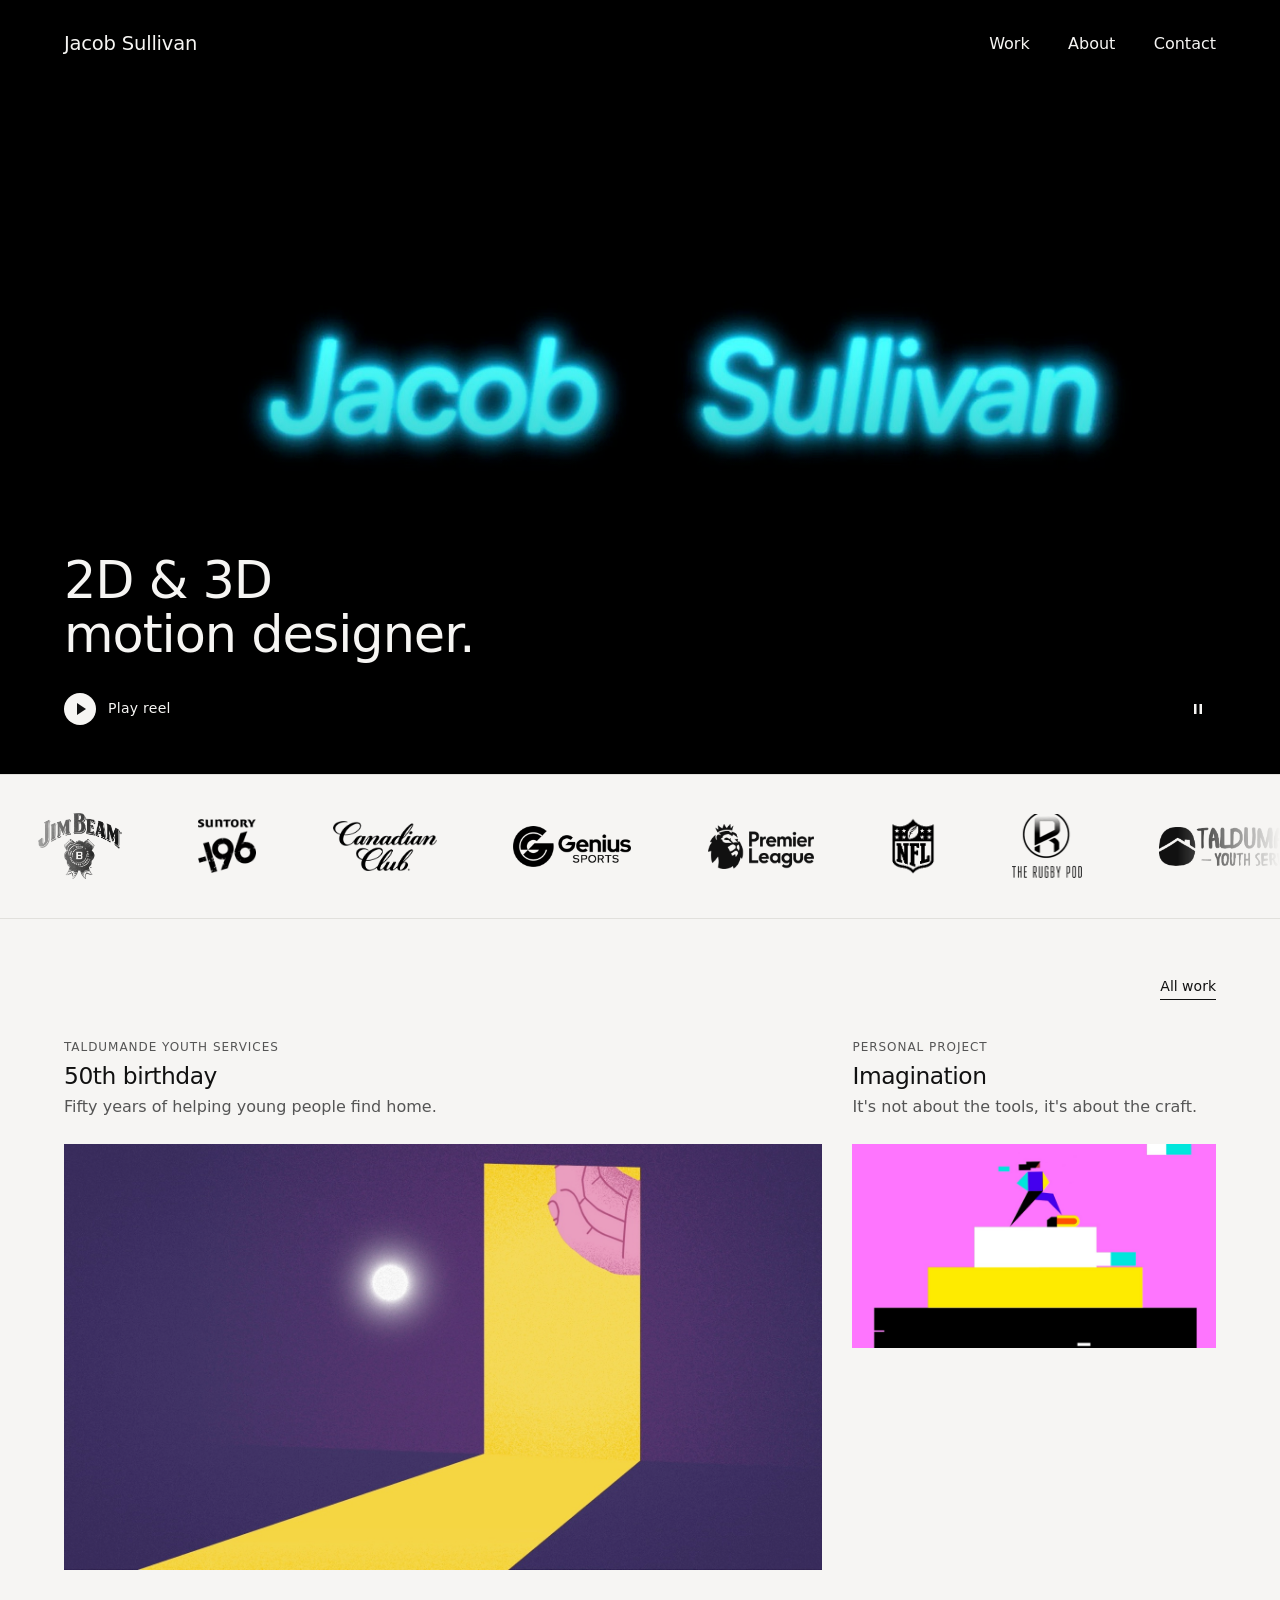
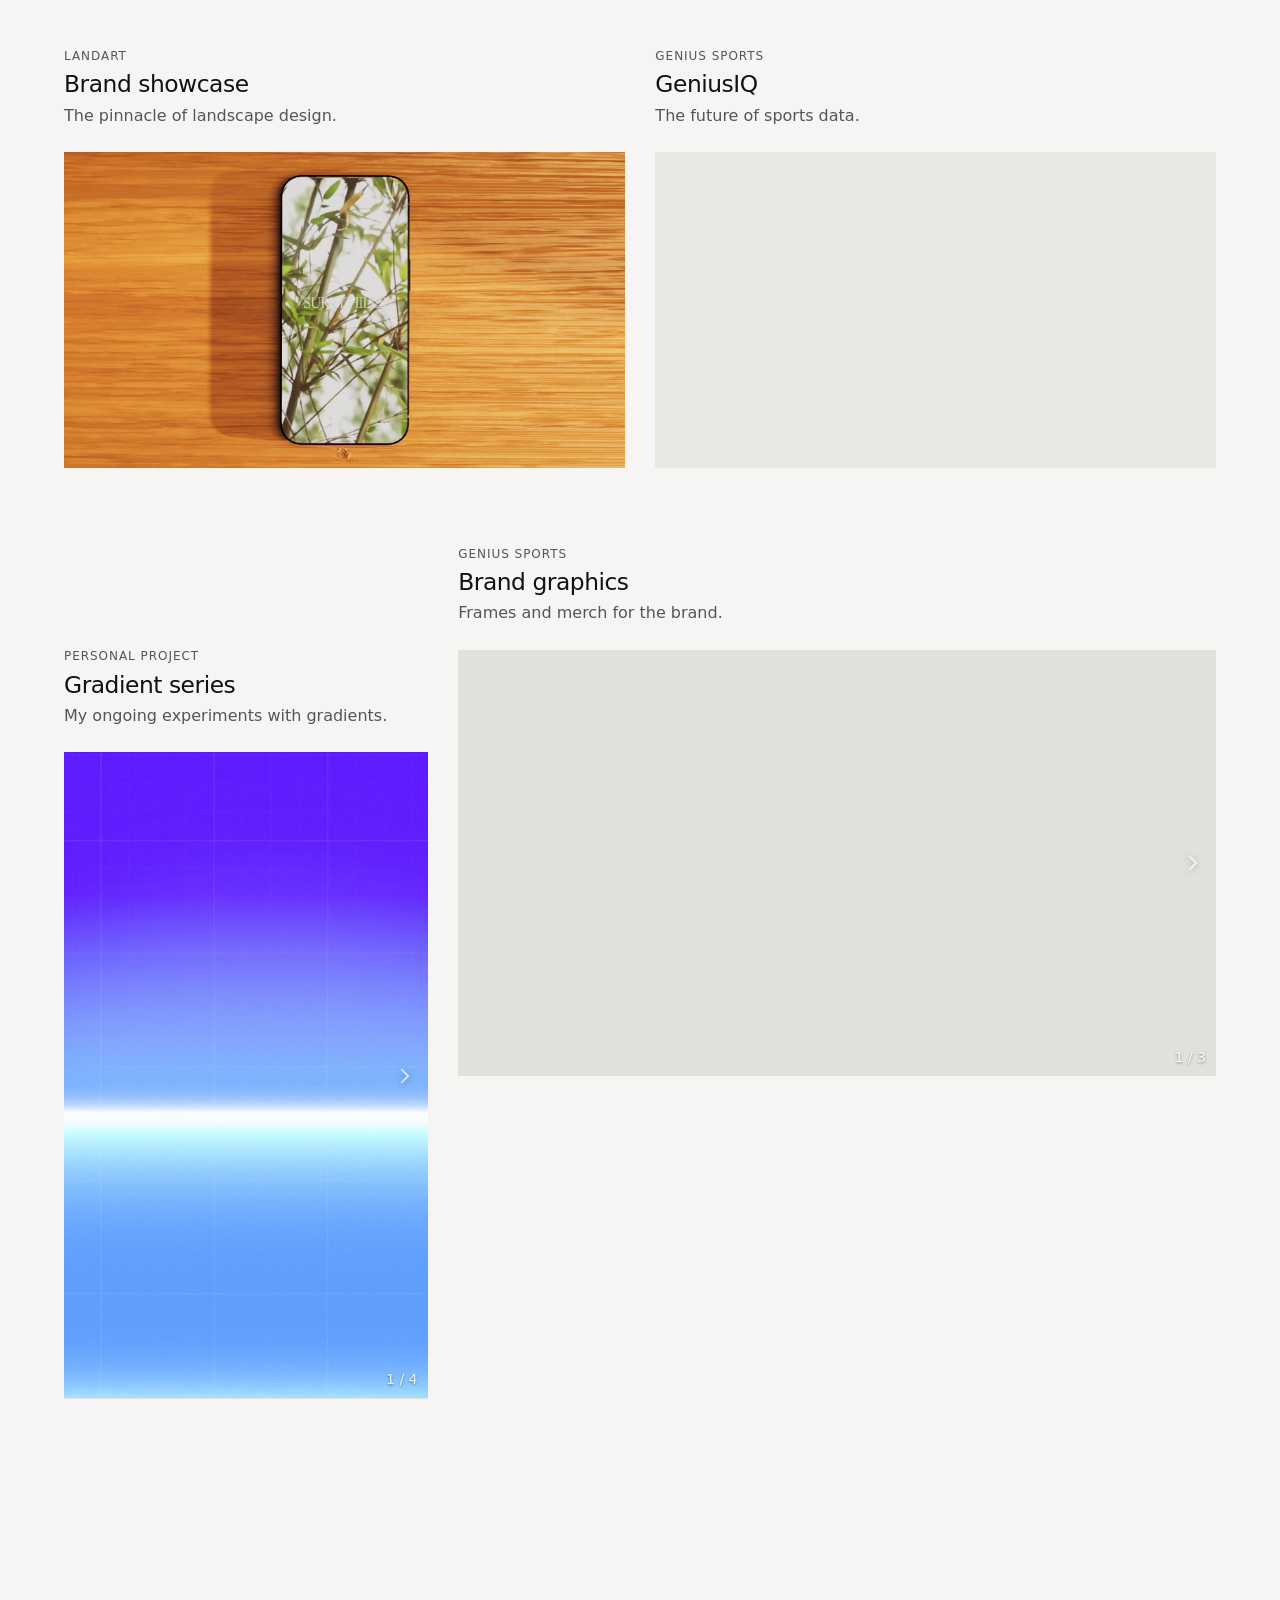
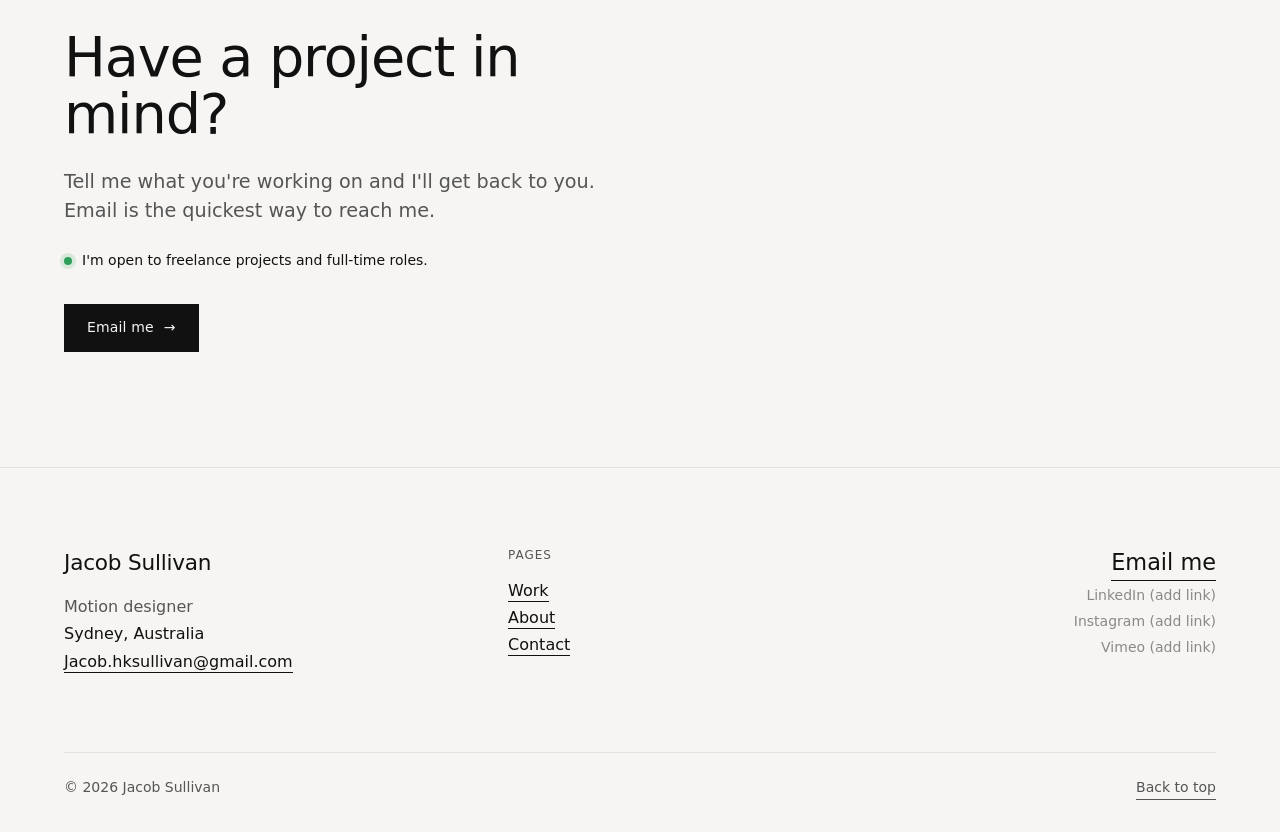
<file: index.html>
<!doctype html>
<html lang="en-AU">
<head>
  <meta charset="utf-8">
  <meta name="viewport" content="width=device-width, initial-scale=1">
  <title>Jacob Sullivan | Motion designer, Sydney</title>
  <meta name="description" content="Jacob Sullivan is a motion designer in Sydney making animation, 3D and video for brands like Jim Beam, Suntory and Genius Sports.">
  <link rel="canonical" href="https://jacob-sullivan-portfolio.vercel.app/">
  <meta property="og:url" content="https://jacob-sullivan-portfolio.vercel.app/">
  <meta property="og:type" content="website">
  <meta property="og:site_name" content="Jacob Sullivan">
  <meta property="og:title" content="Jacob Sullivan | Motion designer, Sydney">
  <meta property="og:description" content="Jacob Sullivan is a motion designer in Sydney making animation, 3D and video for brands like Jim Beam, Suntory and Genius Sports.">
  <meta property="og:image" content="https://jacob-sullivan-portfolio.vercel.app/images/share-satoshi.jpg">
  <meta name="twitter:card" content="summary_large_image">
  <meta name="twitter:title" content="Jacob Sullivan | Motion designer, Sydney">
  <meta name="twitter:description" content="Jacob Sullivan is a motion designer in Sydney making animation, 3D and video for brands like Jim Beam, Suntory and Genius Sports.">
  <meta name="twitter:image" content="https://jacob-sullivan-portfolio.vercel.app/images/share-satoshi.jpg">
  <meta name="theme-color" content="#f6f5f3">
  <link rel="icon" href="/images/favicon-js.svg" type="image/svg+xml">
  <link rel="preconnect" href="https://api.fontshare.com">
  <link rel="preconnect" href="https://cdn.fontshare.com" crossorigin>
  <link rel="stylesheet" href="https://api.fontshare.com/v2/css?f[]=satoshi@300,400,500,700&display=swap">
  <link rel="stylesheet" href="/css/style.css">
  <script src="/content/site.js" defer></script>
  <script src="/content/reel.js" defer></script>
  <script src="/content/projects.js" defer></script>
  <script src="/content/about.js" defer></script>
  <script src="/js/app.js" defer></script>
</head>
<body data-page="home" id="top">
  <a class="skip-link" href="#main">Skip to content</a>
  <header id="site-header" class="site-header"></header>
  <main id="main" tabindex="-1"></main>
  <footer id="site-footer"></footer>
  <noscript><p style="padding:120px 24px">This site needs JavaScript turned on. Email <a href="mailto:Jacob.hksullivan@gmail.com">Jacob.hksullivan@gmail.com</a>.</p></noscript>
</body>
</html>
</file>
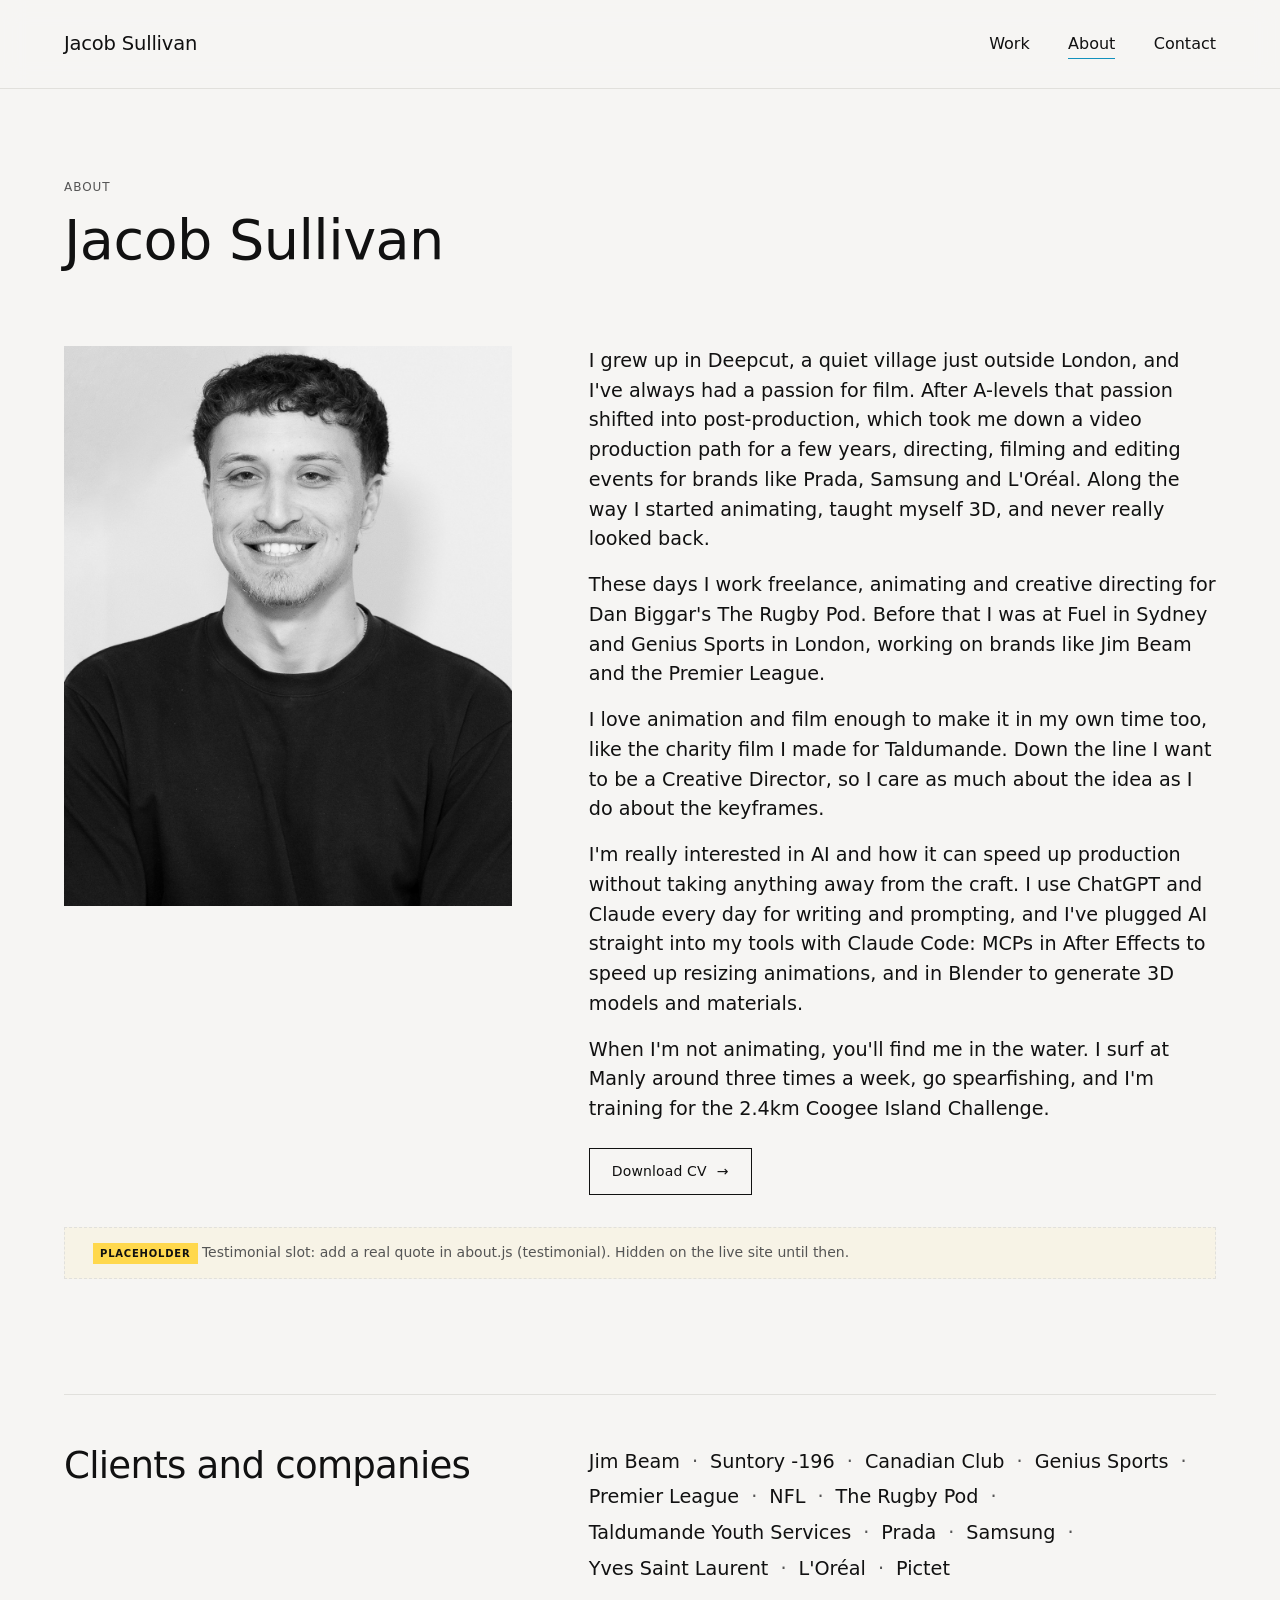
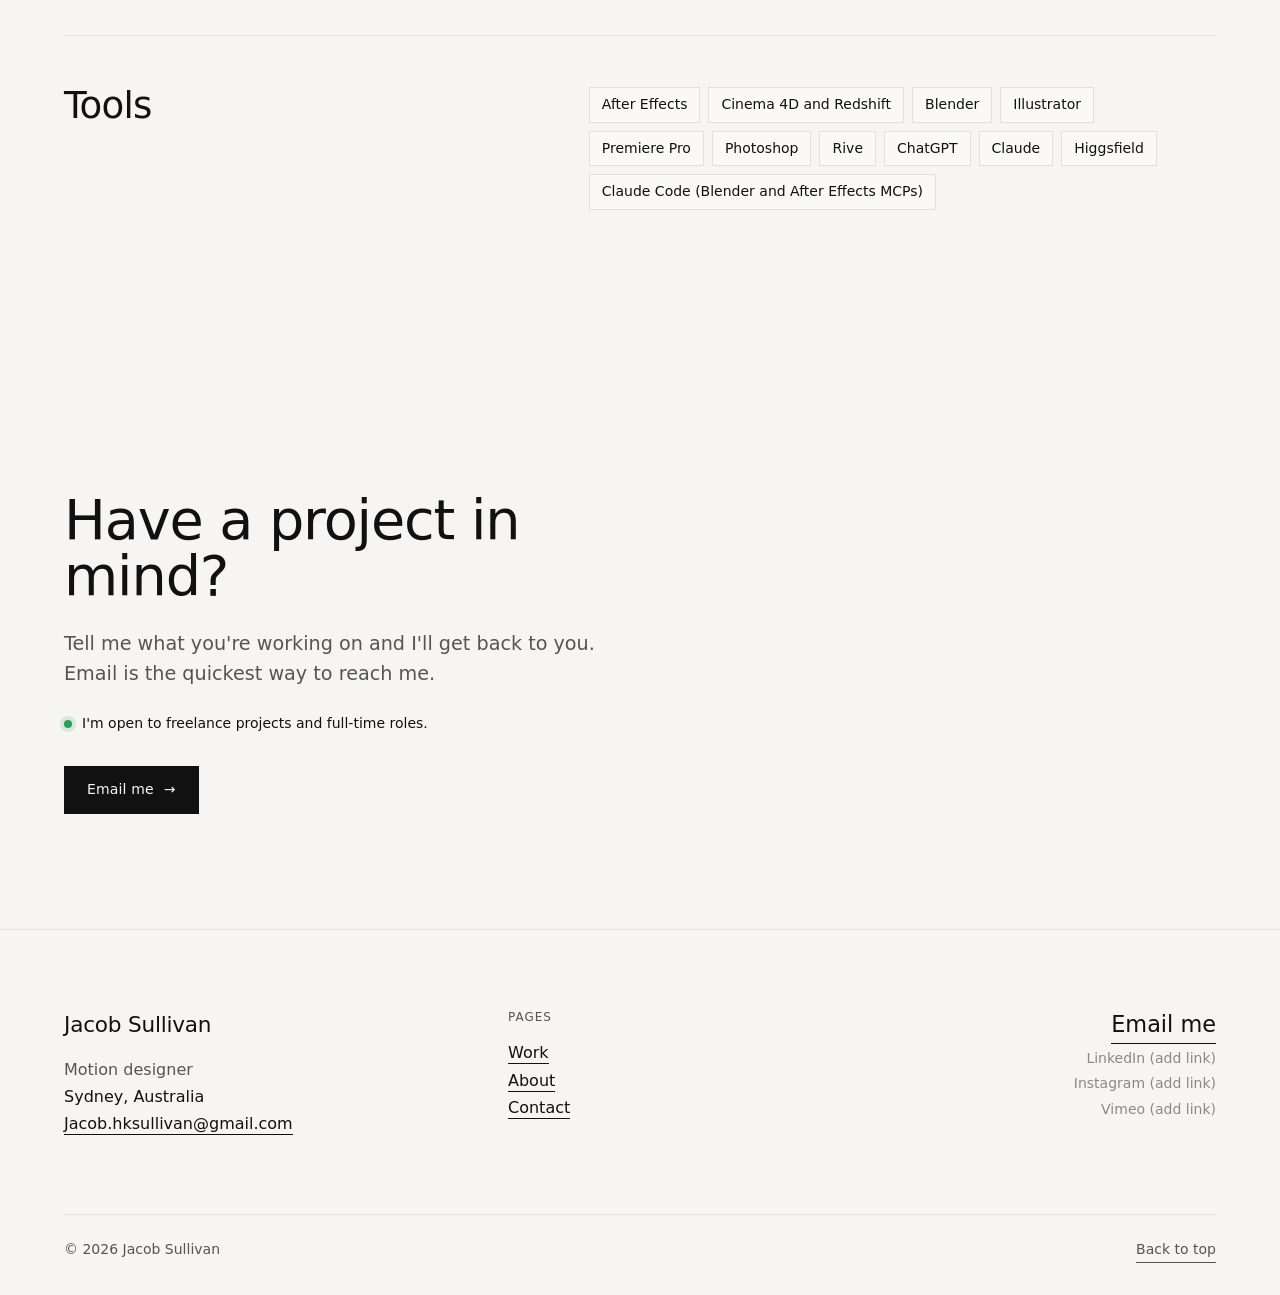
<file: about.html>
<!doctype html>
<html lang="en-AU">
<head>
  <meta charset="utf-8">
  <meta name="viewport" content="width=device-width, initial-scale=1">
  <title>About | Jacob Sullivan</title>
  <meta name="description" content="Jacob Sullivan is a motion designer and visual storyteller in Sydney with seven years of animation and video for high-profile brands.">
  <link rel="canonical" href="https://jacob-sullivan-portfolio.vercel.app/about">
  <meta property="og:url" content="https://jacob-sullivan-portfolio.vercel.app/about">
  <meta property="og:type" content="website">
  <meta property="og:site_name" content="Jacob Sullivan">
  <meta property="og:title" content="About | Jacob Sullivan">
  <meta property="og:description" content="Jacob Sullivan is a motion designer and visual storyteller in Sydney with seven years of animation and video for high-profile brands.">
  <meta property="og:image" content="https://jacob-sullivan-portfolio.vercel.app/images/share-satoshi.jpg">
  <meta name="twitter:card" content="summary_large_image">
  <meta name="twitter:title" content="About | Jacob Sullivan">
  <meta name="twitter:description" content="Jacob Sullivan is a motion designer and visual storyteller in Sydney with seven years of animation and video for high-profile brands.">
  <meta name="twitter:image" content="https://jacob-sullivan-portfolio.vercel.app/images/share-satoshi.jpg">
  <meta name="theme-color" content="#f6f5f3">
  <link rel="icon" href="/images/favicon-js.svg" type="image/svg+xml">
  <link rel="preconnect" href="https://api.fontshare.com">
  <link rel="preconnect" href="https://cdn.fontshare.com" crossorigin>
  <link rel="stylesheet" href="https://api.fontshare.com/v2/css?f[]=satoshi@300,400,500,700&display=swap">
  <link rel="stylesheet" href="/css/style.css">
  <script src="/content/site.js" defer></script>
  <script src="/content/reel.js" defer></script>
  <script src="/content/projects.js" defer></script>
  <script src="/content/about.js" defer></script>
  <script src="/js/app.js" defer></script>
</head>
<body data-page="about" id="top">
  <a class="skip-link" href="#main">Skip to content</a>
  <header id="site-header" class="site-header"></header>
  <main id="main" tabindex="-1"></main>
  <footer id="site-footer"></footer>
  <noscript><p style="padding:120px 24px">This site needs JavaScript turned on. Email <a href="mailto:Jacob.hksullivan@gmail.com">Jacob.hksullivan@gmail.com</a>.</p></noscript>
</body>
</html>
</file>
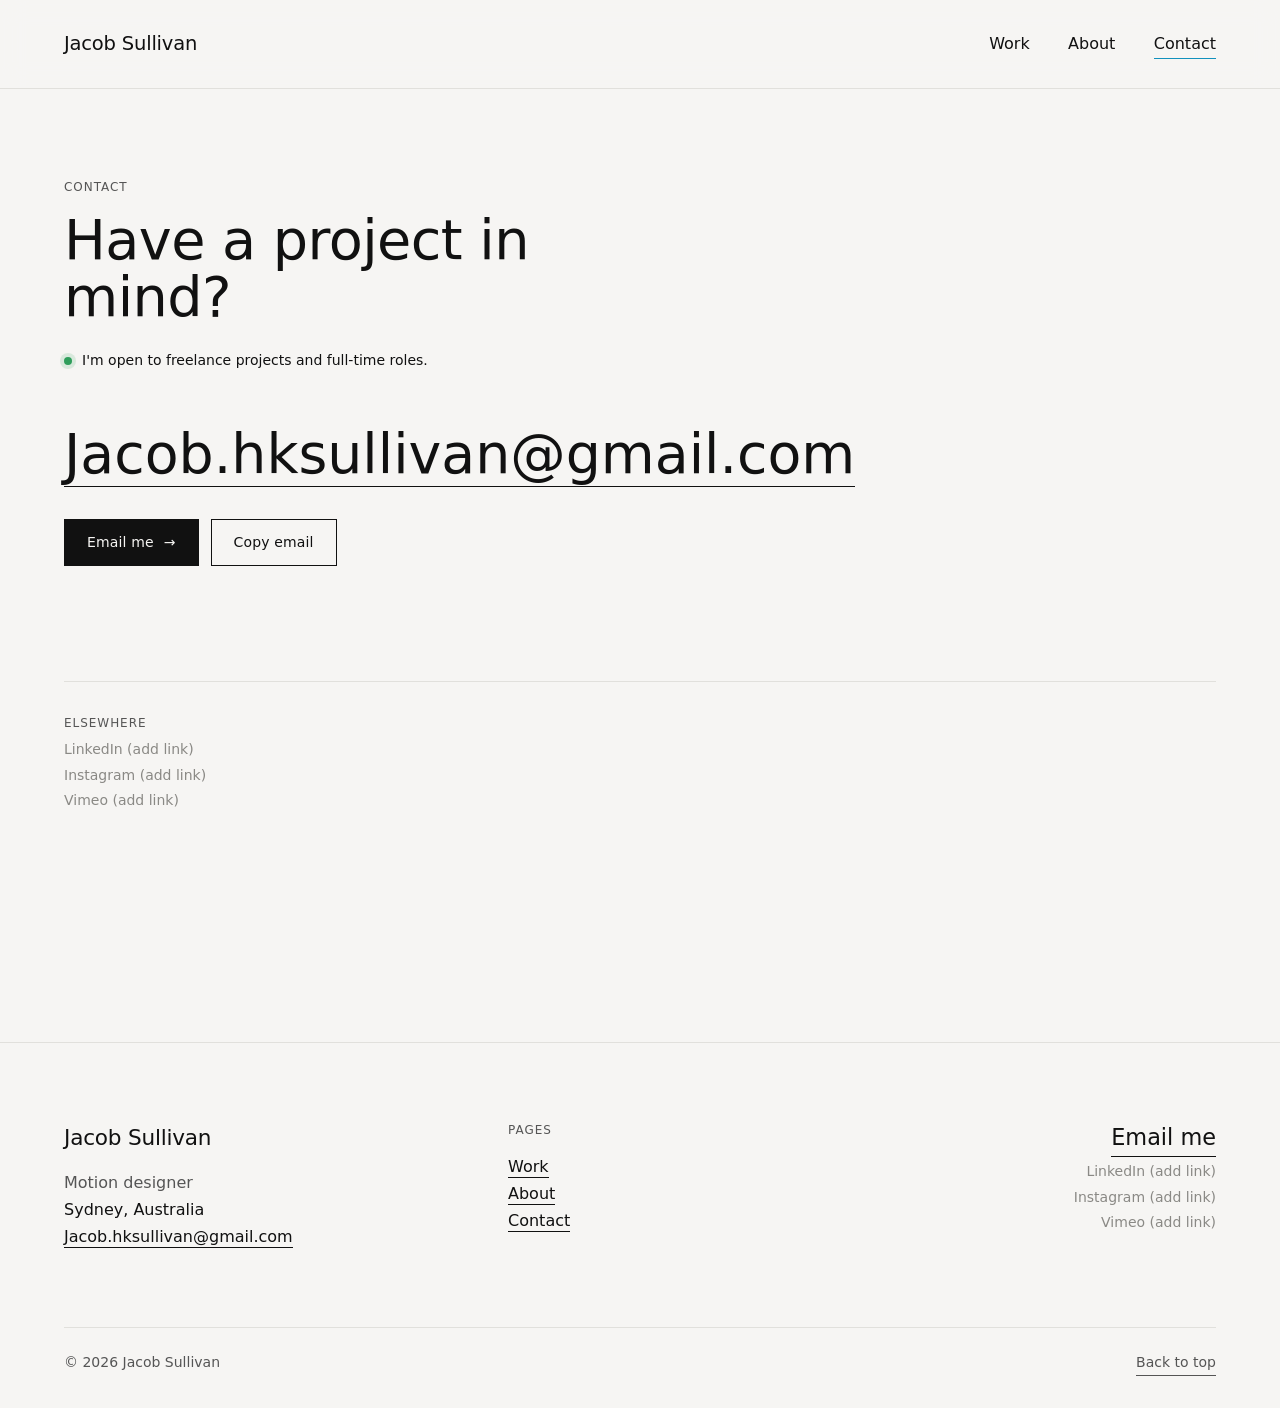
<file: contact.html>
<!doctype html>
<html lang="en-AU">
<head>
  <meta charset="utf-8">
  <meta name="viewport" content="width=device-width, initial-scale=1">
  <title>Contact | Jacob Sullivan</title>
  <meta name="description" content="Get in touch with Jacob Sullivan, motion designer in Sydney.">
  <link rel="canonical" href="https://jacob-sullivan-portfolio.vercel.app/contact">
  <meta property="og:url" content="https://jacob-sullivan-portfolio.vercel.app/contact">
  <meta property="og:type" content="website">
  <meta property="og:site_name" content="Jacob Sullivan">
  <meta property="og:title" content="Contact | Jacob Sullivan">
  <meta property="og:description" content="Get in touch with Jacob Sullivan, motion designer in Sydney.">
  <meta property="og:image" content="https://jacob-sullivan-portfolio.vercel.app/images/share-satoshi.jpg">
  <meta name="twitter:card" content="summary_large_image">
  <meta name="twitter:title" content="Contact | Jacob Sullivan">
  <meta name="twitter:description" content="Get in touch with Jacob Sullivan, motion designer in Sydney.">
  <meta name="twitter:image" content="https://jacob-sullivan-portfolio.vercel.app/images/share-satoshi.jpg">
  <meta name="theme-color" content="#f6f5f3">
  <link rel="icon" href="/images/favicon-js.svg" type="image/svg+xml">
  <link rel="preconnect" href="https://api.fontshare.com">
  <link rel="preconnect" href="https://cdn.fontshare.com" crossorigin>
  <link rel="stylesheet" href="https://api.fontshare.com/v2/css?f[]=satoshi@300,400,500,700&display=swap">
  <link rel="stylesheet" href="/css/style.css">
  <script src="/content/site.js" defer></script>
  <script src="/content/reel.js" defer></script>
  <script src="/content/projects.js" defer></script>
  <script src="/content/about.js" defer></script>
  <script src="/js/app.js" defer></script>
</head>
<body data-page="contact" id="top">
  <a class="skip-link" href="#main">Skip to content</a>
  <header id="site-header" class="site-header"></header>
  <main id="main" tabindex="-1"></main>
  <footer id="site-footer"></footer>
  <noscript><p style="padding:120px 24px">This site needs JavaScript turned on. Email <a href="mailto:Jacob.hksullivan@gmail.com">Jacob.hksullivan@gmail.com</a>.</p></noscript>
</body>
</html>
</file>
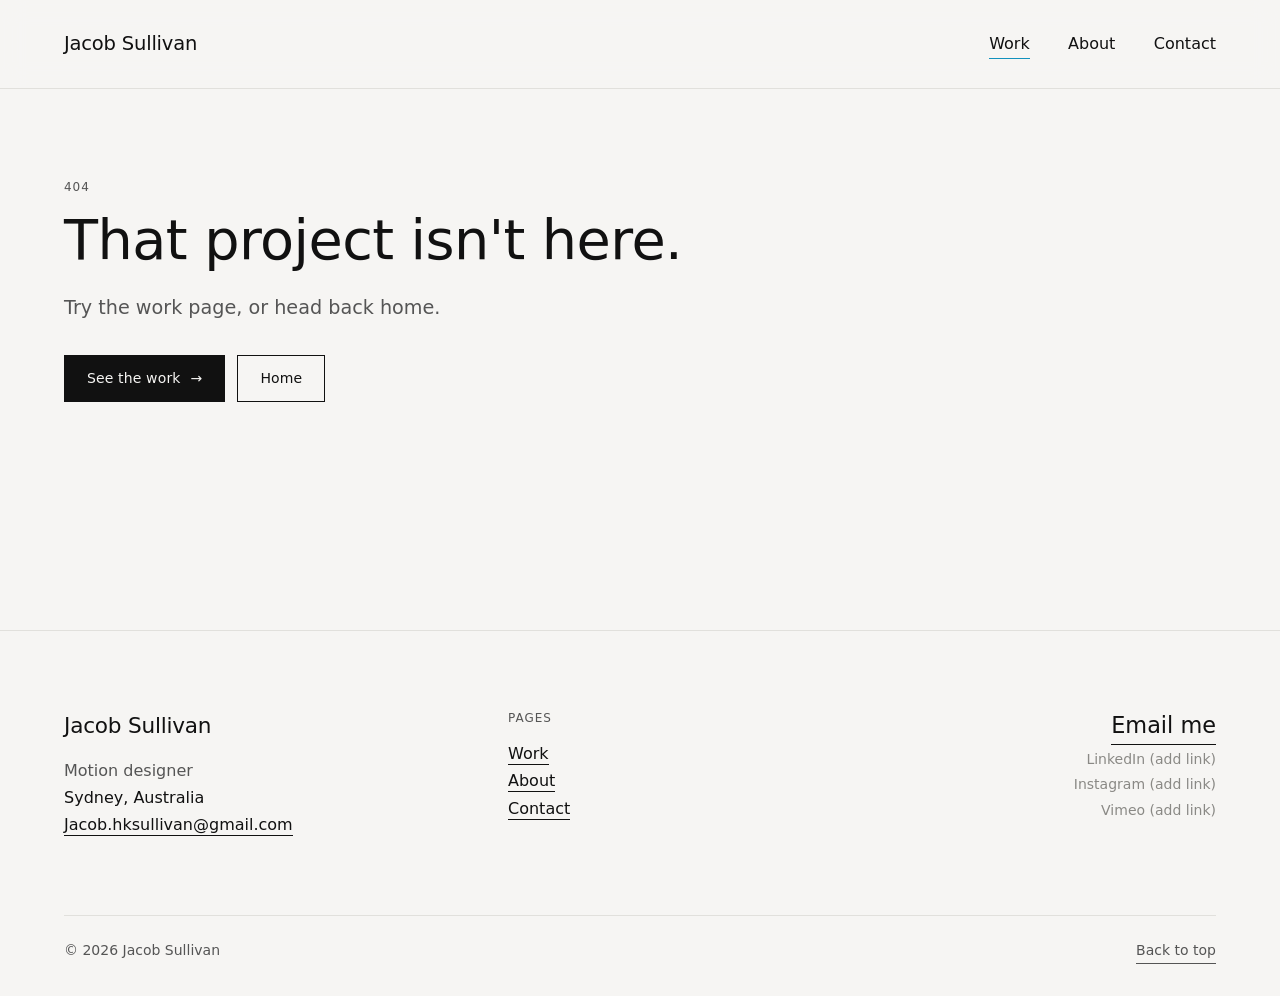
<file: project.html>
<!doctype html>
<html lang="en-AU">
<head>
  <meta charset="utf-8">
  <meta name="viewport" content="width=device-width, initial-scale=1">
  <title>Project | Jacob Sullivan</title>
  <meta name="description" content="A motion design project by Jacob Sullivan, motion designer in Sydney.">
  <meta property="og:type" content="website">
  <meta property="og:site_name" content="Jacob Sullivan">
  <meta property="og:title" content="Project | Jacob Sullivan">
  <meta property="og:description" content="A motion design project by Jacob Sullivan, motion designer in Sydney.">
  <meta property="og:image" content="https://jacob-sullivan-portfolio.vercel.app/images/share-satoshi.jpg">
  <meta name="twitter:card" content="summary_large_image">
  <meta name="twitter:title" content="Project | Jacob Sullivan">
  <meta name="twitter:description" content="A motion design project by Jacob Sullivan, motion designer in Sydney.">
  <meta name="twitter:image" content="https://jacob-sullivan-portfolio.vercel.app/images/share-satoshi.jpg">
  <meta name="theme-color" content="#f6f5f3">
  <link rel="icon" href="/images/favicon-js.svg" type="image/svg+xml">
  <link rel="preconnect" href="https://api.fontshare.com">
  <link rel="preconnect" href="https://cdn.fontshare.com" crossorigin>
  <link rel="stylesheet" href="https://api.fontshare.com/v2/css?f[]=satoshi@300,400,500,700&display=swap">
  <link rel="stylesheet" href="/css/style.css">
  <script src="/content/site.js" defer></script>
  <script src="/content/reel.js" defer></script>
  <script src="/content/projects.js" defer></script>
  <script src="/content/about.js" defer></script>
  <script src="/js/app.js" defer></script>
</head>
<body data-page="project" id="top">
  <a class="skip-link" href="#main">Skip to content</a>
  <header id="site-header" class="site-header"></header>
  <main id="main" tabindex="-1"></main>
  <footer id="site-footer"></footer>
  <noscript><p style="padding:120px 24px">This site needs JavaScript turned on. Email <a href="mailto:Jacob.hksullivan@gmail.com">Jacob.hksullivan@gmail.com</a>.</p></noscript>
</body>
</html>
</file>
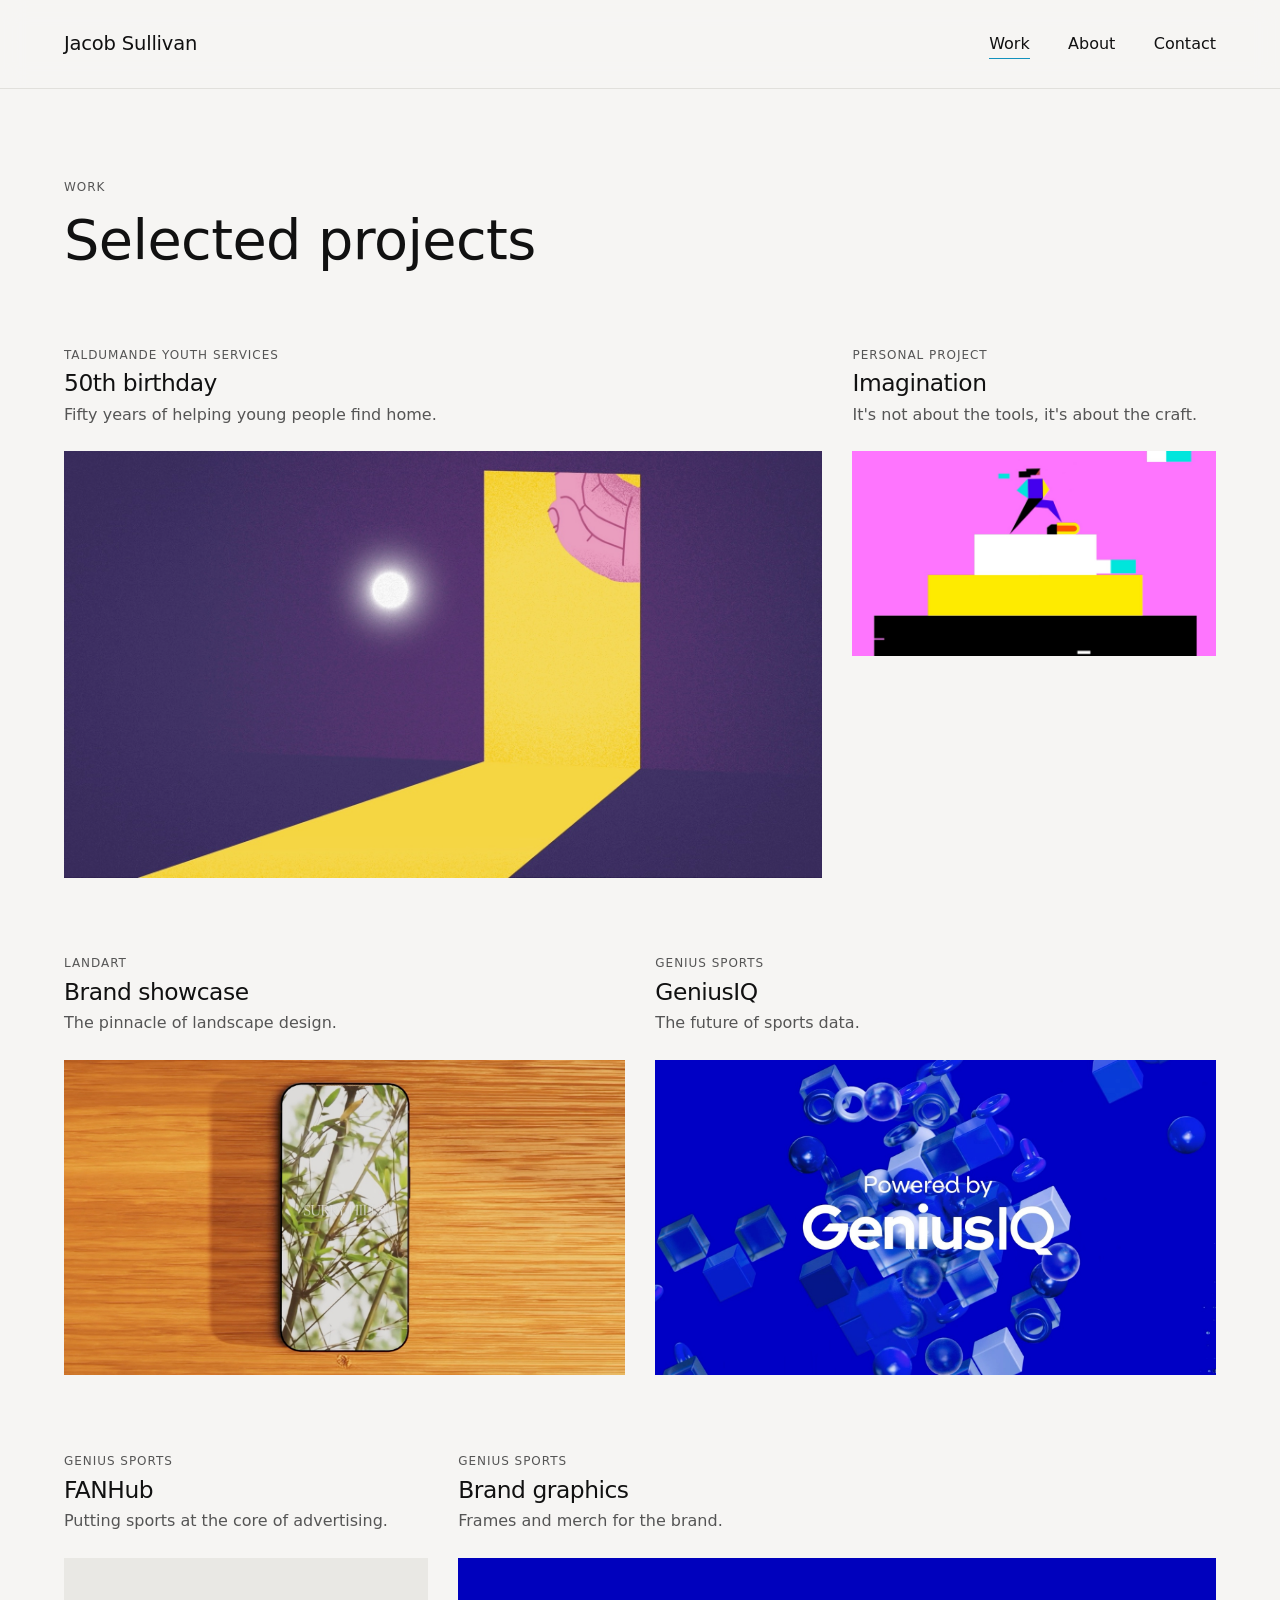
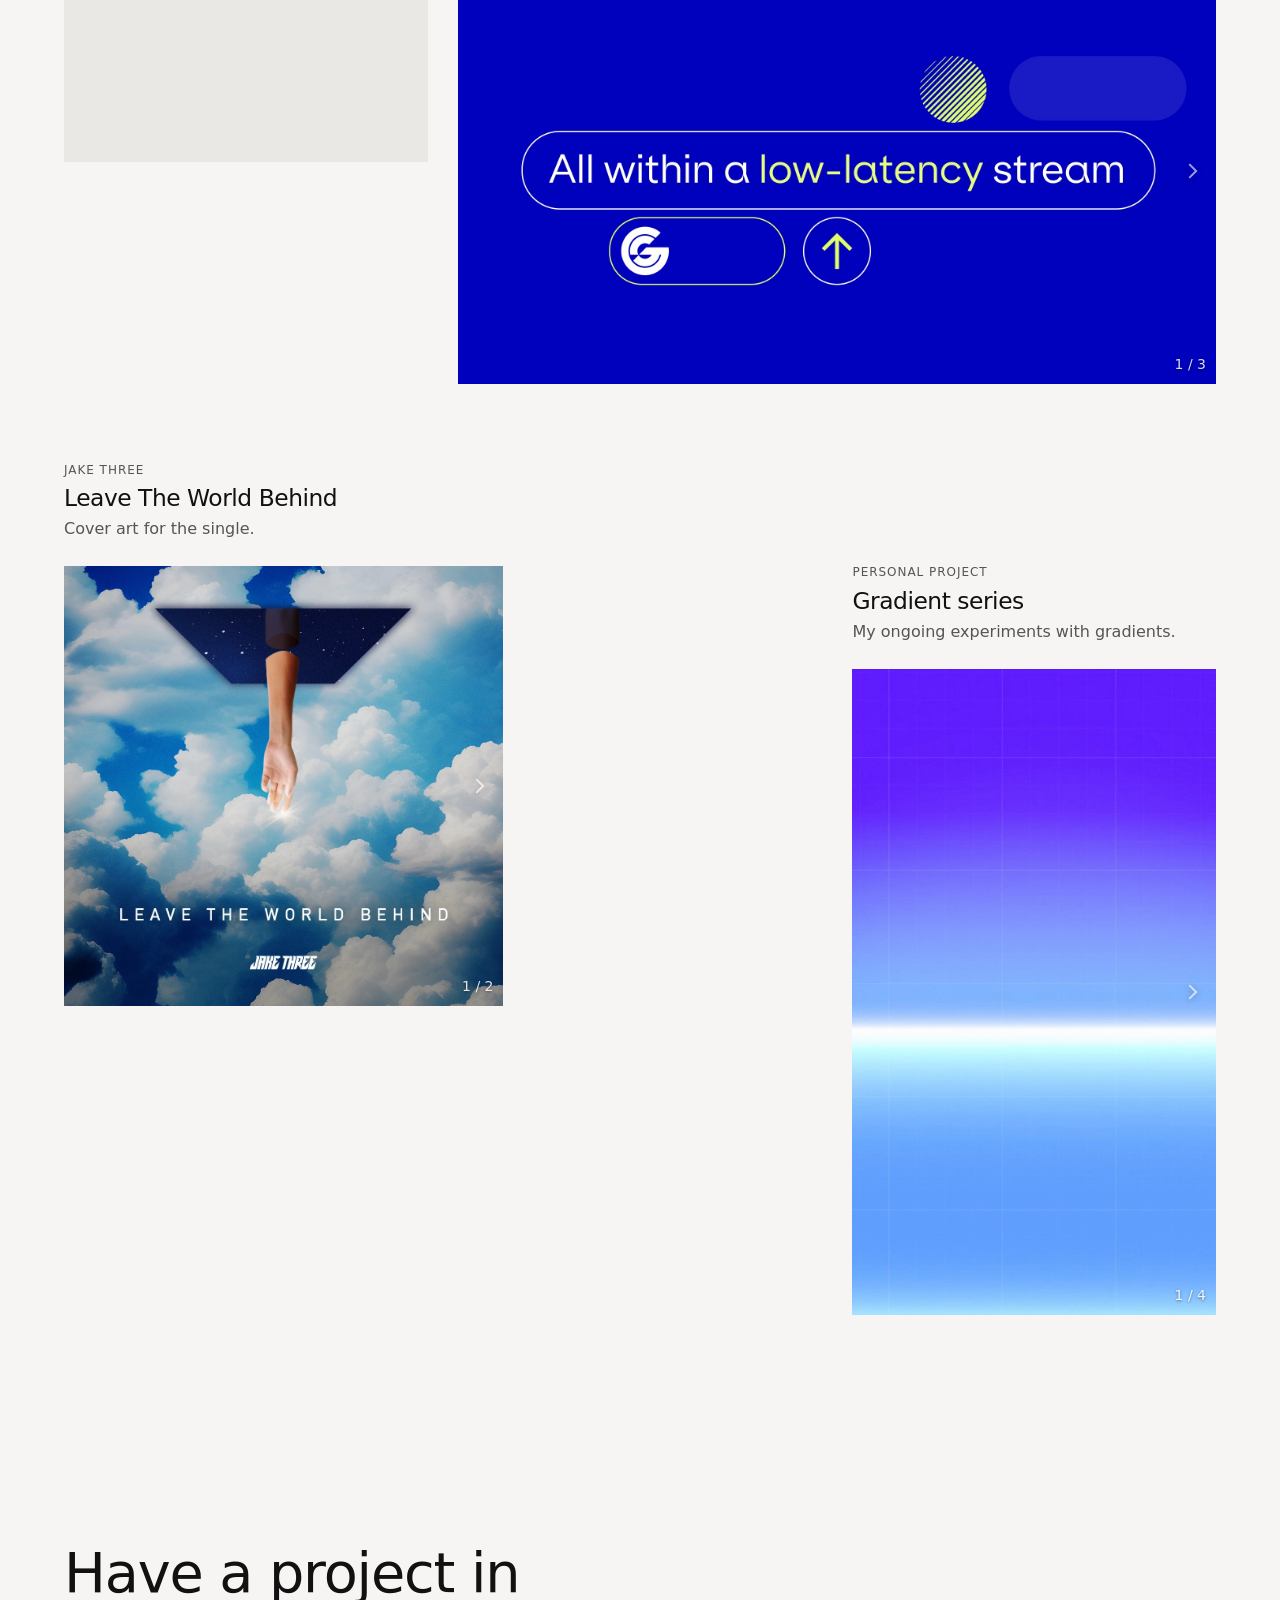
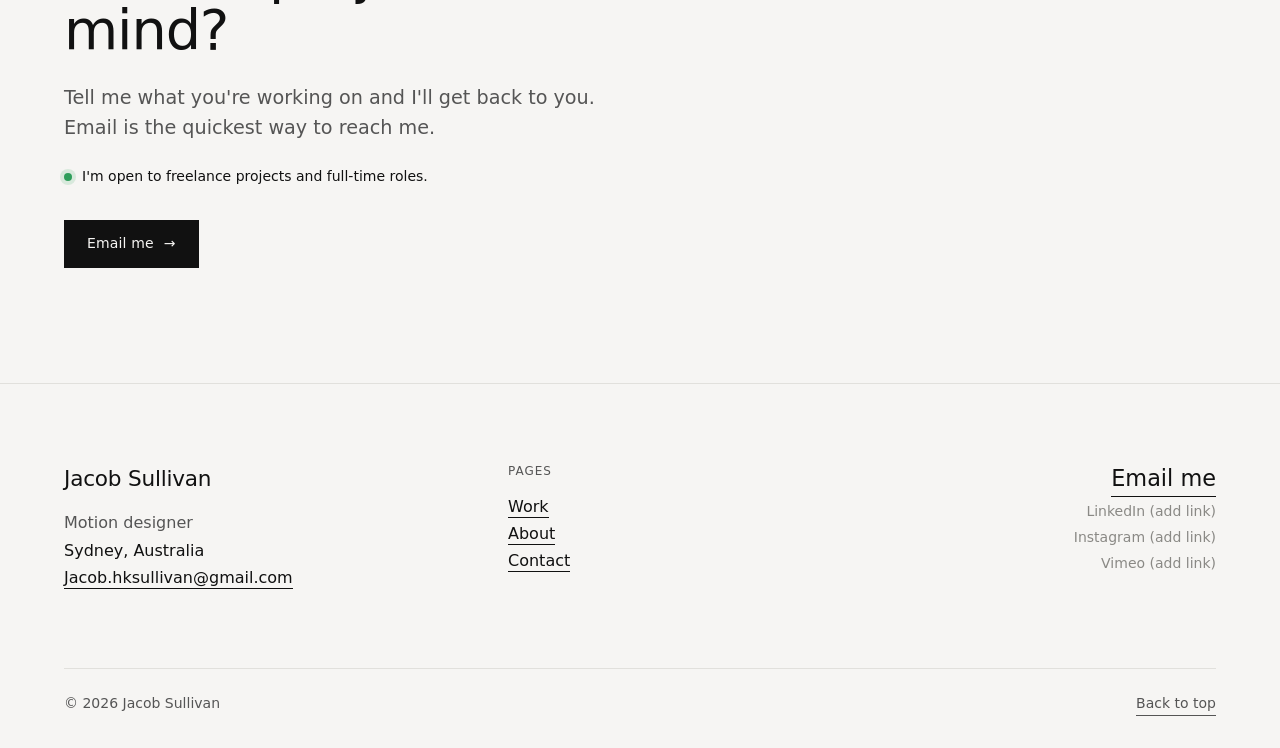
<file: work.html>
<!doctype html>
<html lang="en-AU">
<head>
  <meta charset="utf-8">
  <meta name="viewport" content="width=device-width, initial-scale=1">
  <title>Work | Jacob Sullivan</title>
  <meta name="description" content="Selected motion design, 3D and animation projects by Jacob Sullivan, motion designer in Sydney.">
  <link rel="canonical" href="https://jacob-sullivan-portfolio.vercel.app/work">
  <meta property="og:url" content="https://jacob-sullivan-portfolio.vercel.app/work">
  <meta property="og:type" content="website">
  <meta property="og:site_name" content="Jacob Sullivan">
  <meta property="og:title" content="Work | Jacob Sullivan">
  <meta property="og:description" content="Selected motion design, 3D and animation projects by Jacob Sullivan, motion designer in Sydney.">
  <meta property="og:image" content="https://jacob-sullivan-portfolio.vercel.app/images/share-satoshi.jpg">
  <meta name="twitter:card" content="summary_large_image">
  <meta name="twitter:title" content="Work | Jacob Sullivan">
  <meta name="twitter:description" content="Selected motion design, 3D and animation projects by Jacob Sullivan, motion designer in Sydney.">
  <meta name="twitter:image" content="https://jacob-sullivan-portfolio.vercel.app/images/share-satoshi.jpg">
  <meta name="theme-color" content="#f6f5f3">
  <link rel="icon" href="/images/favicon-js.svg" type="image/svg+xml">
  <link rel="preconnect" href="https://api.fontshare.com">
  <link rel="preconnect" href="https://cdn.fontshare.com" crossorigin>
  <link rel="stylesheet" href="https://api.fontshare.com/v2/css?f[]=satoshi@300,400,500,700&display=swap">
  <link rel="stylesheet" href="/css/style.css">
  <script src="/content/site.js" defer></script>
  <script src="/content/reel.js" defer></script>
  <script src="/content/projects.js" defer></script>
  <script src="/content/about.js" defer></script>
  <script src="/js/app.js" defer></script>
</head>
<body data-page="work" id="top">
  <a class="skip-link" href="#main">Skip to content</a>
  <header id="site-header" class="site-header"></header>
  <main id="main" tabindex="-1"></main>
  <footer id="site-footer"></footer>
  <noscript><p style="padding:120px 24px">This site needs JavaScript turned on. Email <a href="mailto:Jacob.hksullivan@gmail.com">Jacob.hksullivan@gmail.com</a>.</p></noscript>
</body>
</html>
</file>
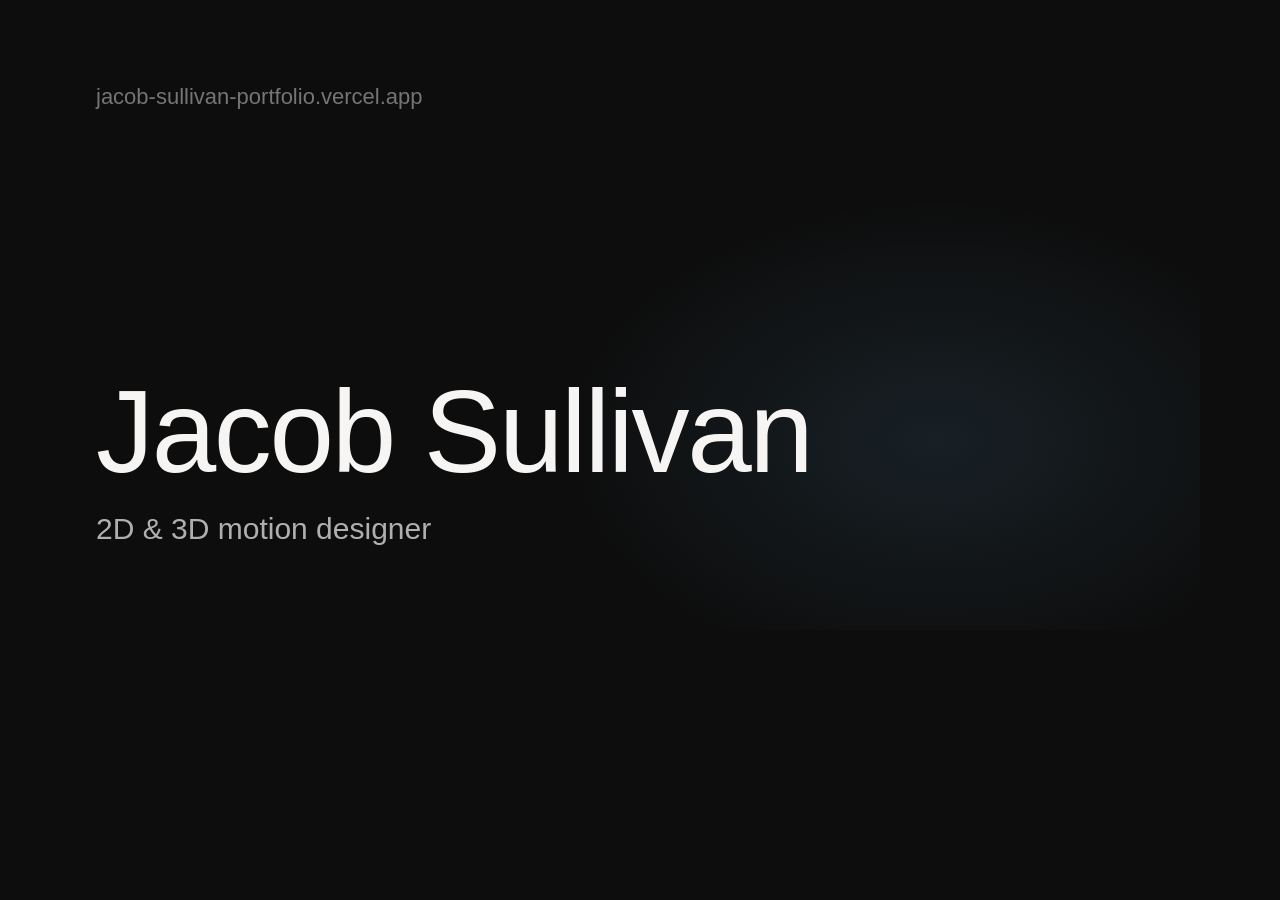
<file: tools/share-card.html>
<!doctype html>
<html><head><meta charset="utf-8">
<link rel="stylesheet" href="https://api.fontshare.com/v2/css?f[]=satoshi@400,500&display=swap">
<style>
html,body{margin:0;width:1200px;height:630px;background:#0d0d0d;color:#f6f5f3;overflow:hidden}
.c{box-sizing:border-box;width:1200px;height:630px;padding:84px 96px;display:flex;flex-direction:column;justify-content:space-between;
background:radial-gradient(45% 55% at 78% 70%,rgba(120,200,255,.10),transparent 70%)}
.n{font-family:Satoshi,sans-serif;font-weight:500;font-size:116px;line-height:1;letter-spacing:-0.02em}
.r{font-family:Satoshi,sans-serif;font-weight:400;font-size:30px;color:rgba(246,245,243,.7)}
.s{font-family:Satoshi,sans-serif;font-weight:400;font-size:22px;color:rgba(246,245,243,.45)}
</style></head>
<body><div class="c"><div class="s">jacob-sullivan-portfolio.vercel.app</div><div><div class="n">Jacob Sullivan</div><div class="r" style="margin-top:22px">2D &amp; 3D motion designer</div></div></div></body></html>
</file>
<file: css/style.css>
/* ==========================================================================
   JACOB SULLIVAN — PORTFOLIO
   Restyle the whole site from this block: colours, fonts, spacing, motion.
   ========================================================================== */

:root {
  /* Colour */
  --bg: #f6f5f3;            /* page background (warm off-white) */
  --ink: #111111;           /* main text, buttons */
  --muted: #555555;         /* secondary text (dark enough to read easily) */
  --line: #e1e0dc;          /* thin dividers */
  --dark: #0d0d0d;          /* reel and video backgrounds */
  --on-dark: #f6f5f3;       /* text on dark */
  --ph: #e9e8e4;            /* placeholder blocks */
  --ph-ink: #8a8985;        /* placeholder labels */
  --accent: #1291bd;        /* hover underline colour (ocean blue) */

  /* Type */
  --serif: "Satoshi", system-ui, -apple-system, "Segoe UI", Roboto, sans-serif;   /* headings */
  --sans: "Satoshi", system-ui, -apple-system, "Segoe UI", Roboto, sans-serif;    /* body */
  --serif-weight: 500;
  --track-name: 0.12em;     /* letter spacing for your name */
  --track-label: 0.08em;    /* small uppercase labels */

  --fs-display: clamp(2.2rem, 1.3rem + 3.6vw, 4.6rem);
  --fs-h1: clamp(2.1rem, 1.4rem + 2.6vw, 3.8rem);
  --fs-h2: clamp(1.6rem, 1.2rem + 1.4vw, 2.5rem);
  --fs-h3: clamp(1.2rem, 1.1rem + 0.45vw, 1.5rem);
  --fs-body-l: clamp(1.05rem, 1rem + 0.25vw, 1.2rem);
  --fs-body: 1rem;
  --fs-small: 0.875rem;
  --fs-label: 0.75rem;

  /* Space */
  --gutter: clamp(18px, 5vw, 72px);
  --max: 1560px;
  --header-h: 72px;
  --s1: 4px; --s2: 8px; --s3: 12px; --s4: 16px; --s5: 24px; --s6: 32px;
  --s7: 48px; --s8: 64px; --s9: 96px; --s10: 128px;
  --section: clamp(72px, 9vw, 144px);
  --grid-gap: clamp(20px, 2.4vw, 36px);

  /* Motion */
  --ease: cubic-bezier(0.22, 0.7, 0.2, 1);
  --ease-in-out: cubic-bezier(0.65, 0, 0.35, 1);
  --dur-fast: 200ms;
  --dur: 450ms;
  --dur-slow: 900ms;
  --marquee-speed: 48s;
  --logo-h: clamp(28px, 1.3rem + 1.4vw, 46px);   /* height of logos in the brand strip */
  --logo-filter: grayscale(1) brightness(0);   /* logos solid black. "none" = their own colours */
}

@media (min-width: 900px) {
  :root { --header-h: 88px; }
}

/* ---------- Base ---------- */

*, *::before, *::after { box-sizing: border-box; }

html {
  -webkit-text-size-adjust: 100%;
  text-size-adjust: 100%;
  scroll-padding-top: calc(var(--header-h) + 16px);
}

body {
  margin: 0;
  background: var(--bg);
  color: var(--ink);
  font-family: var(--sans);
  font-size: var(--fs-body);
  line-height: 1.55;
  -webkit-font-smoothing: antialiased;
  -moz-osx-font-smoothing: grayscale;
  text-rendering: optimizeLegibility;
}

img, video, iframe { display: block; max-width: 100%; }
img { height: auto; }
a { color: inherit; text-decoration: none; }
button { font: inherit; color: inherit; background: none; border: 0; padding: 0; cursor: pointer; }
h1, h2, h3, h4, p, ul, ol, dl, dd, figure { margin: 0; }
h1, h2, h3, .page-title, .project__title, .closing__title, .hero__line, .row__title, .teaser__text, .quote p { letter-spacing: -0.02em; }
ul, ol { padding: 0; list-style: none; }

:focus-visible {
  outline: 2px solid currentColor;
  outline-offset: 3px;
  border-radius: 1px;
}

.skip-link {
  position: absolute; left: var(--gutter); top: -60px; z-index: 100;
  background: var(--ink); color: var(--bg); padding: 10px 16px; font-size: var(--fs-small);
}
.skip-link:focus { top: 12px; }

.visually-hidden {
  position: absolute !important; width: 1px; height: 1px; overflow: hidden;
  clip: rect(0 0 0 0); clip-path: inset(50%); white-space: nowrap;
}

.wrap {
  width: 100%;
  max-width: var(--max);
  margin-inline: auto;
  padding-inline: var(--gutter);
}

.label {
  font-family: var(--sans);
  font-size: var(--fs-label);
  font-weight: 500;
  letter-spacing: var(--track-label);
  text-transform: uppercase;
  color: var(--muted);
}

.serif { font-family: var(--serif); font-weight: var(--serif-weight); }
.muted { color: var(--muted); }

.link-u {
  background-image: linear-gradient(var(--accent), var(--accent)), linear-gradient(currentColor, currentColor);
  background-size: 0% 1.5px, 100% 1px;
  background-position: 0 100%, 0 100%;
  background-repeat: no-repeat;
  padding-bottom: 2px;
  transition: background-size var(--dur) var(--ease);
}
.link-u:hover, .link-u:focus-visible { background-size: 100% 1.5px, 100% 1px; }   /* blue line wipes in over the ink line */
/* Glow on hover underlines, like Deep Glow: a bright core with layers of soft light falling off around it */
:root {
  --glow: 0 0 1px var(--accent),
          0 0 4px color-mix(in srgb, var(--accent) 90%, transparent),
          0 0 10px color-mix(in srgb, var(--accent) 60%, transparent),
          0 0 22px color-mix(in srgb, var(--accent) 38%, transparent),
          0 0 44px color-mix(in srgb, var(--accent) 20%, transparent);
}
.link-u { position: relative; }
.link-u::after, .card__title span::after {
  content: ""; position: absolute; left: 0; right: 0; bottom: 0; height: 1.5px; border-radius: 2px;
  background: var(--accent); box-shadow: var(--glow);
  transform: scaleX(0); transform-origin: left; opacity: 0; pointer-events: none;
  transition: transform var(--dur) var(--ease), opacity var(--dur) var(--ease);
}
.link-u:hover::after, .link-u:focus-visible::after,
.card__link:hover .card__title span::after { transform: scaleX(1); opacity: 1; }

/* ---------- Buttons ---------- */

.btn {
  display: inline-flex; align-items: center; gap: 10px;
  min-height: 46px; padding: 12px 22px;
  background: var(--ink); color: var(--bg);
  font-size: var(--fs-small); font-weight: 500; letter-spacing: 0.01em;
  border: 1px solid var(--ink);
  transition: background-color var(--dur-fast) var(--ease), color var(--dur-fast) var(--ease), border-color var(--dur-fast) var(--ease);
}
.btn:hover, .btn:focus-visible { background: var(--accent); border-color: var(--accent); color: #fff; }
.btn--ghost { background: transparent; color: var(--ink); }
.btn--ghost:hover, .btn--ghost:focus-visible { background: var(--accent); border-color: var(--accent); color: #fff; }
.btn .arrow { transition: transform var(--dur) var(--ease); }
.btn:hover .arrow { transform: translateX(3px); }

/* ---------- Header ---------- */

.site-header {
  position: fixed; inset: 0 0 auto 0; z-index: 50;
  height: var(--header-h);
  color: var(--ink);
  transition: background-color var(--dur) var(--ease), color var(--dur) var(--ease), box-shadow var(--dur) var(--ease);
}
.site-header__inner {
  height: 100%;
  display: flex; align-items: center; justify-content: space-between; gap: var(--s5);
}
.site-header.is-solid {
  background: color-mix(in srgb, var(--bg) 92%, transparent);
  -webkit-backdrop-filter: blur(12px);
  backdrop-filter: blur(12px);
  box-shadow: 0 1px 0 var(--line);
}
.site-header.on-dark:not(.is-solid) { color: var(--on-dark); }

.brand {
  font-family: var(--sans);
  font-weight: 400;
  font-size: clamp(1.05rem, 0.98rem + 0.3vw, 1.25rem);
  letter-spacing: -0.01em;
  white-space: nowrap;
  padding-block: 8px;
}
.brand { display: inline-flex; align-items: center; gap: 14px; }
.brand__mark { width: auto; height: clamp(24px, 1.1rem + 0.8vw, 32px); flex: none; display: block; }
@media (max-width: 420px) { .brand { gap: 10px; } }

.nav { display: none; }
.nav__list { display: flex; gap: clamp(24px, 3vw, 44px); }
.nav__link {
  position: relative; font-size: 1rem; font-weight: 500; padding-block: 6px;
}
.nav__link::after {
  content: ""; position: absolute; left: 0; right: 0; bottom: 0; height: 1px;
  background: var(--accent); transform: scaleX(0); transform-origin: right;
  transition: transform var(--dur) var(--ease);
}
.nav__link:hover::after, .nav__link[aria-current="page"]::after { transform: scaleX(1); transform-origin: left; }
.nav__link::after { transition: transform var(--dur) var(--ease), box-shadow var(--dur) var(--ease); }
.nav__link:hover::after { box-shadow: var(--glow); }

.menu-btn {
  display: inline-flex; align-items: center; gap: 10px;
  font-size: 1rem; font-weight: 500; padding: 10px 0; min-height: 44px;
}
.menu-btn__icon { width: 20px; height: 8px; position: relative; }
.menu-btn__icon::before, .menu-btn__icon::after {
  content: ""; position: absolute; left: 0; right: 0; height: 1.5px; background: currentColor;
  transition: transform var(--dur) var(--ease), top var(--dur) var(--ease);
}
.menu-btn__icon::before { top: 0; }
.menu-btn__icon::after { top: 6.5px; }
.menu-open .menu-btn__icon::before { top: 3.25px; transform: rotate(45deg); }
.menu-open .menu-btn__icon::after { top: 3.25px; transform: rotate(-45deg); }

@media (min-width: 768px) {
  .nav { display: block; }
  .menu-btn { display: none; }
}

/* Mobile menu panel */
.menu-panel {
  position: fixed; inset: 0; z-index: 40;
  background: var(--bg); color: var(--ink);
  padding: calc(var(--header-h) + var(--s7)) var(--gutter) var(--s7);
  display: flex; flex-direction: column; justify-content: space-between;
  opacity: 0; visibility: hidden;
  transition: opacity var(--dur) var(--ease), visibility 0s linear var(--dur);
}
.menu-open .menu-panel { opacity: 1; visibility: visible; transition: opacity var(--dur) var(--ease); }
.menu-open .site-header { color: var(--ink); background: var(--bg); box-shadow: none; }
.menu-panel__list li { overflow: hidden; }
.menu-panel__link {
  display: block; font-family: var(--serif); font-weight: var(--serif-weight);
  font-size: clamp(2.8rem, 12vw, 4rem); line-height: 1.15;
  transform: translateY(100%); transition: transform var(--dur-slow) var(--ease);
}
.menu-open .menu-panel__link { transform: none; }
.menu-open .menu-panel__list li:nth-child(2) .menu-panel__link { transition-delay: 60ms; }
.menu-open .menu-panel__list li:nth-child(3) .menu-panel__link { transition-delay: 120ms; }
.menu-panel__foot { display: grid; gap: var(--s2); font-size: var(--fs-small); }
.menu-open { overflow: hidden; }
@media (min-width: 768px) { .menu-panel { display: none; } }

/* ---------- Hero (home reel) ---------- */

.hero {
  position: relative;
  height: 86vh; height: 86svh;
  min-height: 420px; max-height: 1100px;
  background: var(--dark);
  color: var(--on-dark);
  overflow: hidden;
}
.hero__media, .hero__media > * { position: absolute; inset: 0; width: 100%; height: 100%; }
.hero__media video, .hero__media img { object-fit: cover; }
.hero__shade {
  position: absolute; inset: 0; pointer-events: none;
  background: linear-gradient(to bottom, rgba(0,0,0,.45) 0, rgba(0,0,0,0) 28%, rgba(0,0,0,0) 45%, rgba(0,0,0,.68) 100%);
}
.hero__overlay {
  position: absolute; left: var(--gutter); right: var(--gutter); bottom: clamp(20px, 3.2vw, 44px);
  display: grid; gap: clamp(16px, 2vw, 24px);
}
.hero__line {
  font-family: var(--serif); font-weight: var(--serif-weight);
  font-size: clamp(1.7rem, 1.1rem + 2.6vw, 3.6rem); line-height: 1.05;
  max-width: 18ch; text-wrap: balance;
  text-shadow: 0 1px 24px rgba(0,0,0,.35);
}
.hero__controls {
  display: flex; align-items: center; justify-content: space-between; gap: var(--s4);
}
.hero__len { opacity: .7; font-variant-numeric: tabular-nums; }
.hero__play[disabled] { cursor: not-allowed; opacity: .55; }
/* Play reel: just the round icon and the words, no box */
.hero__play {
  display: inline-flex; align-items: center; gap: 12px; justify-self: start;
  font-size: var(--fs-small); font-weight: 500; letter-spacing: 0.02em;
  padding: 8px 0; min-height: 44px; background: none; border: 0; color: var(--on-dark);
  text-shadow: 0 1px 8px rgba(0,0,0,.35);
}
.hero__play-icon {
  width: 32px; height: 32px; border-radius: 50%; background: var(--on-dark); position: relative; flex: none;
  transition: background-color var(--dur-fast) var(--ease), transform var(--dur) var(--ease);
}
.hero__play-icon::after {
  content: ""; position: absolute; left: 13px; top: 10px;
  border-left: 9px solid var(--ink); border-top: 6px solid transparent; border-bottom: 6px solid transparent;
  transition: border-color var(--dur-fast) var(--ease);
}
.hero__play:not([disabled]):hover .hero__play-icon { background: var(--accent); transform: scale(1.08); }
.hero__play:not([disabled]):hover .hero__play-icon::after { border-left-color: #fff; }
.hero__pause {
  width: 36px; height: 36px; border-radius: 50%;
  display: grid; place-items: center; margin-left: auto;
  background: rgba(0,0,0,.45); color: var(--on-dark);
}
.hero__pause svg { width: 12px; height: 12px; }

/* ---------- Placeholders ---------- */

.ph {
  position: relative; display: grid; place-items: center;
  width: 100%; height: 100%;
  background-color: var(--ph); color: var(--ph-ink);
  background-image: repeating-linear-gradient(135deg, transparent 0 14px, rgba(0,0,0,.025) 14px 15px);
  overflow: hidden;
}
.ph__label {
  display: inline-flex; align-items: center; gap: 10px;
  font-size: var(--fs-label); font-weight: 500; letter-spacing: var(--track-label); text-transform: uppercase;
}
.ph__label::before {
  content: ""; width: 14px; height: 14px; flex: none;
  background:
    linear-gradient(currentColor, currentColor) center / 100% 1px no-repeat,
    linear-gradient(currentColor, currentColor) center / 1px 100% no-repeat;
}
.ph--dark {
  background-color: var(--dark); color: rgba(246,245,243,.55);
  background-image: none;
}
.ph--dark::before {
  content: ""; position: absolute; inset: -40%;
  background:
    radial-gradient(40% 35% at 30% 40%, rgba(255,255,255,.07), transparent 70%),
    radial-gradient(35% 30% at 70% 65%, rgba(255,255,255,.05), transparent 70%);
  animation: drift 18s var(--ease-in-out) infinite alternate;
}
.ph--dark .ph__label { position: relative; }
@keyframes drift {
  from { transform: translate3d(-4%, -2%, 0) rotate(0deg); }
  to   { transform: translate3d(4%, 3%, 0) rotate(8deg); }
}

.dev-tag {
  position: absolute; top: 10px; left: 10px; z-index: 3;
  font-size: 10px; font-weight: 600; letter-spacing: .08em; text-transform: uppercase;
  background: #ffd84d; color: #111; padding: 3px 7px;
}
.dev-tag--inline { position: static; display: inline-block; vertical-align: middle; margin-left: 12px; }

.dev-banner {
  position: fixed; left: 12px; right: 12px; bottom: 12px; z-index: 200;
  background: #b00020; color: #fff; padding: 14px 16px; font-size: var(--fs-small);
}

/* ---------- Intro (home, under reel) ---------- */

.intro { padding-top: clamp(40px, 6vw, 96px); padding-bottom: clamp(40px, 5vw, 72px); }
.intro__headline {
  font-family: var(--serif); font-weight: var(--serif-weight);
  font-size: var(--fs-display); line-height: 1.02; letter-spacing: -0.01em;
  max-width: 17ch;
}
.intro__row {
  margin-top: clamp(28px, 3.5vw, 48px);
  display: flex; flex-wrap: wrap; align-items: center; gap: var(--s4) var(--s5);
}
.intro__role { font-size: var(--fs-body-l); color: var(--muted); }

/* ---------- Brand marquee ---------- */

.brands { padding-block: clamp(22px, 3vw, 44px); border-block: 1px solid var(--line); }
.brands__label { margin-bottom: var(--s4); }
.marquee {
  overflow: hidden;
  -webkit-mask-image: linear-gradient(to right, transparent, #000 8%, #000 92%, transparent);
  mask-image: linear-gradient(to right, transparent, #000 8%, #000 92%, transparent);
}
.marquee__track {
  display: flex; width: max-content;
  animation: marquee var(--marquee-speed) linear infinite;
}
.marquee__group { display: flex; flex: none; }
.marquee__item {
  flex: none; padding-inline: clamp(22px, 3vw, 48px);
  font-family: var(--serif); font-weight: 500;
  font-size: clamp(1.4rem, 1.1rem + 1vw, 2.1rem); line-height: 1.2; white-space: nowrap;
  color: var(--ink);
}
.marquee__item--logo { display: flex; align-items: center; }
.marquee__item--logo img {
  height: calc(var(--logo-h) * var(--logo-size, 1));
  width: auto; max-width: none;
  filter: var(--logo-filter);
  transition: filter var(--dur) var(--ease);
}
.marquee__group { align-items: center; }
.marquee__item--logo.has-mono { position: relative; }
.marquee__item--logo.has-mono img { filter: none; }
.marquee__item--logo.has-mono img:not(.logo-mono) { position: absolute; left: 50%; top: 50%; transform: translate(-50%, -50%); opacity: 0; transition: opacity var(--dur) var(--ease); }
.marquee__item--logo.has-mono img.logo-mono { transition: opacity var(--dur) var(--ease); }
@keyframes marquee { to { transform: translate3d(-50%, 0, 0); } }

/* ---------- Sections ---------- */

.section { padding-block: var(--section); }
.section--tight-top { padding-top: clamp(48px, 6vw, 88px); }
.brands + .section--tight-top { padding-top: clamp(36px, 4.5vw, 64px); }   /* home: logos to work */
.section__head {
  display: flex; align-items: baseline; justify-content: space-between; gap: var(--s4);
  margin-bottom: clamp(24px, 3vw, 44px);
}
.section__head .link-u { font-size: var(--fs-small); font-weight: 500; }

.page-top { padding-top: calc(var(--header-h) + clamp(40px, 7vw, 112px)); }
.page-title {
  font-family: var(--serif); font-weight: var(--serif-weight);
  font-size: var(--fs-h1); line-height: 1.02; letter-spacing: -0.01em;
}
.page-lede { margin-top: var(--s5); font-size: var(--fs-body-l); color: var(--muted); max-width: 46ch; }

/* ---------- Work grid ---------- */

.grid {
  display: grid; grid-template-columns: 1fr;
  gap: clamp(48px, 6vw, 88px) var(--grid-gap);
  align-items: start;
}
@media (min-width: 768px) {
  .grid { grid-template-columns: repeat(6, 1fr); }
  /* Ravie-style rhythm: wide/narrow, half/half, narrow/wide */
  .grid > :nth-child(6n+1) { grid-column: span 4; }
  .grid > :nth-child(6n+2) { grid-column: span 2; }
  .grid > :nth-child(6n+3) { grid-column: span 3; }
  .grid > :nth-child(6n+4) { grid-column: span 3; }
  .grid > :nth-child(6n+5) { grid-column: span 2; }
  .grid > :nth-child(6n+6) { grid-column: span 4; }
  .grid > :last-child:nth-child(6n+1),
  .grid > :last-child:nth-child(6n+3),
  .grid > :last-child:nth-child(6n+5) { grid-column: span 6; }   /* a card left alone on its row goes full width */
}

.card__link { display: block; position: relative; }
.card__client { margin-bottom: 6px; }
.card__title {
  font-family: var(--serif); font-weight: 500;
  font-size: var(--fs-h3); line-height: 1.12;
}
.card__summary {
  margin-top: 6px; color: var(--muted); max-width: 52ch;
}
.card__media {
  position: relative; margin-top: var(--s5);
  aspect-ratio: 16 / 9; overflow: hidden; background: var(--ph);
}
.card__media > img, .card__media > video, .card__media > .ph {
  position: absolute; inset: 0; width: 100%; height: 100%; object-fit: cover;
  transition: transform var(--dur-slow) var(--ease), opacity var(--dur) var(--ease);
}
.card__media > video { opacity: 0; }
.card__media.is-previewing > video { opacity: 1; }
.card__link:hover .card__media > img,
.card__link:hover .card__media > video,
.card__link:hover .card__media > .ph { transform: scale(1.025); }
.card__title span {
  position: relative;
  background-image: linear-gradient(var(--accent), var(--accent));
  background-size: 0% 1px; background-position: 0 100%; background-repeat: no-repeat;
  transition: background-size var(--dur) var(--ease);
}
.card__link:hover .card__title span { background-size: 100% 1px; }

/* ---------- About teaser ---------- */

.teaser {
  display: grid; gap: var(--s6);
  border-top: 1px solid var(--line); padding-top: clamp(32px, 4vw, 56px);
}
.teaser__text {
  font-family: var(--serif); font-weight: var(--serif-weight);
  font-size: var(--fs-h2); line-height: 1.12; max-width: 24ch;
}
@media (min-width: 900px) {
  .teaser { grid-template-columns: 1fr 2fr; }
}

/* ---------- Closing CTA ---------- */

.closing { padding-block: var(--section); }
.closing__title {
  font-family: var(--serif); font-weight: var(--serif-weight);
  font-size: var(--fs-h1); line-height: 1.02; max-width: 14ch;
}
.closing__text { margin-top: var(--s5); color: var(--muted); font-size: var(--fs-body-l); max-width: 44ch; }
.closing .btn { margin-top: var(--s6); }

/* ---------- Footer ---------- */

.site-footer { border-top: 1px solid var(--line); padding-block: clamp(48px, 6vw, 88px) var(--s6); }
.footer__grid { display: grid; gap: var(--s7); }
.footer__name {
  font-family: var(--sans); font-weight: 400; font-size: 1.35rem;
  letter-spacing: -0.01em; margin-bottom: var(--s3);
}
.footer__col p, .footer__col li { line-height: 1.7; }
.footer__col .label { margin-bottom: var(--s3); }
.footer__links { display: grid; gap: 4px; align-content: start; font-size: clamp(1.15rem, 1rem + .5vw, 1.45rem); }
.footer__links a { justify-self: start; }
.footer__base {
  margin-top: clamp(48px, 6vw, 88px); padding-top: var(--s5); border-top: 1px solid var(--line);
  display: flex; justify-content: space-between; gap: var(--s4); font-size: var(--fs-small); color: var(--muted);
}
@media (min-width: 768px) {
  .footer__grid { grid-template-columns: 1.2fr 1fr 1fr; }
  .footer__links { justify-items: end; text-align: right; }
  .footer__links a { justify-self: end; }
}

/* ---------- Video player ---------- */

.player {
  position: relative; aspect-ratio: 16 / 9; width: 100%;
  background: var(--dark); color: var(--on-dark); overflow: hidden;
}
.player > iframe, .player > video, .player > img, .player > .ph {
  position: absolute; inset: 0; width: 100%; height: 100%; border: 0; object-fit: cover;
}
.player > video { object-fit: contain; background: #000; }
.player__poster { cursor: pointer; }
.player__btn {
  position: absolute; left: 50%; top: 50%; transform: translate(-50%, -50%);
  width: clamp(64px, 8vw, 96px); height: clamp(64px, 8vw, 96px); border-radius: 50%;
  background: var(--on-dark); color: var(--ink);
  transition: transform var(--dur) var(--ease);
}
.player__btn::after {
  content: ""; position: absolute; left: 54%; top: 50%; transform: translate(-50%, -50%);
  border-left: 16px solid currentColor; border-top: 10px solid transparent; border-bottom: 10px solid transparent;
}
.player:hover .player__btn { transform: translate(-50%, -50%) scale(1.06); }

/* Reel player: takes over the whole browser window, nothing else on screen */
.lightbox {
  position: fixed; inset: 0; margin: 0;
  width: 100vw; height: 100vh; height: 100dvh; max-width: none; max-height: none;
  padding: 0; border: 0; background: #000; color: #fff; overflow: hidden;
}
.lightbox[open] { display: grid; place-items: center; animation: reelIn 400ms var(--ease); }
.lightbox::backdrop { background: #000; }
.lightbox > .player {
  /* biggest 16:9 box that fits the window */
  width: min(100vw, 100dvh * 16 / 9); height: auto; aspect-ratio: 16 / 9; background: #000;
}
.lightbox > .player > video { object-fit: contain; }
.lightbox__close {
  position: absolute; top: max(12px, env(safe-area-inset-top)); right: max(12px, env(safe-area-inset-right)); z-index: 2;
  display: inline-flex; align-items: center; gap: 8px;
  font-size: var(--fs-small); font-weight: 500; padding: 10px 14px; min-height: 44px;
  color: #fff; background: rgba(0,0,0,.45); border-radius: 999px;
  opacity: .75; transition: opacity var(--dur-fast) var(--ease);
}
.lightbox__close:hover, .lightbox__close:focus-visible { opacity: 1; }
html.reel-open { overflow: hidden; }
@keyframes reelIn { from { opacity: 0; } }
@keyframes fadeUp { from { opacity: 0; transform: translateY(12px); } }

/* ---------- Project page ---------- */

.project__video { padding-top: calc(var(--header-h) + clamp(16px, 3vw, 40px)); }
.project__head { margin-top: clamp(36px, 5vw, 72px); display: grid; gap: var(--s7); }
.project__title {
  font-family: var(--serif); font-weight: var(--serif-weight);
  font-size: var(--fs-h1); line-height: 1.02; letter-spacing: -0.01em;
}
.project__desc { margin-top: var(--s6); display: grid; gap: var(--s4); font-size: var(--fs-body-l); max-width: 60ch; }
.meta { display: grid; gap: var(--s5); align-content: start; }
.meta dt { margin-bottom: 4px; }
.meta dd { font-size: var(--fs-body); }
.credits { margin-top: clamp(40px, 5vw, 72px); border-top: 1px solid var(--line); padding-top: var(--s5); }
.credits__list { margin-top: var(--s4); display: grid; gap: 6px; }
.credits__list li { display: grid; grid-template-columns: minmax(120px, 1fr) 2fr; gap: var(--s4); }
@media (min-width: 900px) {
  .project__head { grid-template-columns: 2fr 1fr; gap: clamp(48px, 6vw, 120px); }
  .meta { padding-top: 14px; }
}

.pager {
  margin-top: var(--section);
  display: grid; grid-template-columns: 1fr 1fr; gap: var(--grid-gap);
  border-top: 1px solid var(--line); padding-top: var(--s6);
}
.pager a { display: grid; gap: 6px; }
.pager a:last-child { text-align: right; justify-items: end; }
.pager__title {
  font-family: var(--serif); font-weight: 500; font-size: var(--fs-h3); line-height: 1.12;
  transition: transform var(--dur) var(--ease);
}
.pager a:first-child:hover .pager__title { transform: translateX(-4px); }
.pager a:last-child:hover .pager__title { transform: translateX(4px); }

/* ---------- About page ---------- */

.about__top { display: grid; gap: var(--s7); }
.about__photo { aspect-ratio: 4 / 5; position: relative; overflow: hidden; background: var(--ph); }
.about__photo > img, .about__photo > .ph { position: absolute; inset: 0; width: 100%; height: 100%; object-fit: cover; }
.about__photo > img { object-position: 50% 15%; }   /* keep the face in frame */
.about__photo[data-deep] { cursor: pointer; }
.about__photo > .about__photo-alt {
  object-position: 50% 40%; opacity: 0;
  transition: opacity var(--dur-slow) var(--ease);
}
.about__photo.is-alt > .about__photo-alt { opacity: 1; }

/* "Deep sea" mode while the About photo is hovered: the page fades to ocean blue */
html.deep-sea {
  --bg: #1291bd;          /* ocean blue while the About photo is hovered */
  --ink: #ffffff;
  --muted: #e2f3f9;
  --line: #3fa8cd;
  --ph: #0f7fa6;
  --ph-ink: #cfeaf4;
  --accent: #ffffff;
}
html.deep-sea .btn:hover, html.deep-sea .btn--ghost:hover { color: #1291bd; }
body, .site-header, .tags li, .site-footer, .row, .footer__base {
  transition: background-color 1.1s var(--ease), color 1.1s var(--ease), border-color 1.1s var(--ease);
}
html.deep-sea .tags li { background: rgba(255,255,255,.04); }
.about__bio { display: grid; gap: var(--s4); font-size: var(--fs-body-l); max-width: 58ch; }
@media (min-width: 900px) {
  .about__top { grid-template-columns: 5fr 7fr; gap: clamp(48px, 6vw, 120px); align-items: start; }
}

.row {
  display: grid; gap: var(--s5);
  border-top: 1px solid var(--line); padding-block: clamp(32px, 4vw, 56px);
}
@media (min-width: 900px) {
  .row { grid-template-columns: 5fr 7fr; gap: clamp(48px, 6vw, 120px); }
}
.row__title { font-family: var(--serif); font-weight: var(--serif-weight); font-size: var(--fs-h2); line-height: 1.05; }

.timeline { display: grid; gap: clamp(28px, 3vw, 44px); }
.job__head { display: flex; flex-wrap: wrap; justify-content: space-between; gap: 4px var(--s4); }
.job__role { font-weight: 500; }
.job__where { color: var(--muted); }
.job__dates { color: var(--muted); font-size: var(--fs-small); white-space: nowrap; }
.job__points { margin-top: var(--s3); display: grid; gap: 6px; color: var(--muted); }
.job__points li { padding-left: 18px; position: relative; }
.job__points li::before { content: ""; position: absolute; left: 0; top: .78em; width: 8px; height: 1px; background: currentColor; }
.earlier { display: grid; gap: 6px; }
.earlier li { display: flex; flex-wrap: wrap; justify-content: space-between; gap: 2px var(--s4); }

.tags { display: flex; flex-wrap: wrap; gap: 8px; }
.tags li { border: 1px solid var(--line); padding: 6px 12px; font-size: var(--fs-small); background: rgba(255,255,255,.4); }

.edu { display: grid; gap: 10px; }
.edu li { display: flex; flex-wrap: wrap; justify-content: space-between; gap: 2px var(--s4); }

/* ---------- Contact page ---------- */

.contact__email {
  display: inline-block; margin-top: clamp(28px, 4vw, 56px);
  font-family: var(--serif); font-weight: var(--serif-weight);
  font-size: clamp(1.6rem, 0.9rem + 3.2vw, 3.6rem); line-height: 1.1;
  word-break: break-word;
}
.contact__actions { margin-top: var(--s6); display: flex; flex-wrap: wrap; gap: var(--s3); }
.contact__details {
  margin-top: var(--section); display: grid; gap: var(--s6);
  border-top: 1px solid var(--line); padding-top: var(--s6);
}
.contact__details dd { margin-top: 6px; }
.contact__details .socials { display: grid; gap: 4px; }
@media (min-width: 768px) { .contact__details { grid-template-columns: repeat(3, 1fr); } }

.soon { color: var(--ph-ink); font-size: var(--fs-small); }

/* ---------- 404 ---------- */
.notfound { min-height: 70vh; }

/* ---------- Reveal on scroll ---------- */

.js .reveal {
  opacity: 0; transform: translate3d(0, 24px, 0);
  transition: opacity var(--dur-slow) var(--ease), transform var(--dur-slow) var(--ease);
  transition-delay: var(--d, 0ms);
}
.js .reveal.is-in { opacity: 1; transform: none; }


/* ---------- Reduced motion ---------- */

@media (prefers-reduced-motion: reduce) {
  *, *::before, *::after {
    animation-duration: 1ms !important; animation-iteration-count: 1 !important;
    transition-duration: 1ms !important; scroll-behavior: auto !important;
  }
  .js .reveal { opacity: 1; transform: none; }
  .marquee { -webkit-mask-image: none; mask-image: none; }
  .marquee__track { animation: none; width: auto; }
  .marquee__group { flex-wrap: wrap; row-gap: 8px; }
  .marquee__group[aria-hidden="true"] { display: none; }
  .ph--dark::before { animation: none; }
}

/* ---------- Case study, availability, quote, clients ---------- */

.meta__list { display: grid; gap: 2px; }
.case { margin-top: clamp(40px, 5vw, 80px); }
.row__text { display: grid; gap: var(--s4); font-size: var(--fs-body-l); max-width: 60ch; }
.dev-hint {
  font-size: var(--fs-small); color: var(--muted);
  border: 1px dashed var(--line); padding: 14px 16px; background: rgba(255,214,77,.08);
}
.gallery-block { border-top: 1px solid var(--line); padding-block: clamp(32px, 4vw, 56px); }
.gallery { margin-top: var(--s5); display: grid; gap: var(--grid-gap); grid-template-columns: 1fr; }
@media (min-width: 768px) {
  .gallery { grid-template-columns: repeat(2, 1fr); }
  .gallery > :first-child:nth-last-child(odd) { grid-column: 1 / -1; }
  .gallery--loops { grid-template-columns: repeat(3, 1fr); }
  .gallery--loops > :first-child:nth-last-child(odd) { grid-column: auto; }
}
.tile__media { position: relative; aspect-ratio: 16 / 9; overflow: hidden; background: var(--ph); }
.tile__media > img, .tile__media > .ph, .tile__media > video { position: absolute; inset: 0; width: 100%; height: 100%; object-fit: cover; }
.gallery--loops .tile__media { aspect-ratio: 1 / 1; margin-top: 0; }
.tile__cap { margin-top: 10px; font-size: var(--fs-small); color: var(--muted); }

.availability {
  display: inline-flex; align-items: center; gap: 10px;
  margin-top: var(--s5); font-size: var(--fs-small); font-weight: 500;
}
.availability::before {
  content: ""; width: 8px; height: 8px; border-radius: 50%; background: #2f9e5b;
  box-shadow: 0 0 0 4px rgba(47,158,91,.15);
}
.closing .availability { display: flex; }
.contact__email { display: block; width: max-content; max-width: 100%; }

.quote { margin-top: clamp(56px, 7vw, 112px); max-width: 40ch; }
.quote blockquote { margin: 0; }
.quote p {
  font-family: var(--serif); font-weight: var(--serif-weight);
  font-size: var(--fs-h2); line-height: 1.15;
}
.quote p::before { content: "\201C"; }
.quote p::after { content: "\201D"; }
.quote figcaption { margin-top: var(--s5); font-size: var(--fs-small); }
.quote__name { font-weight: 500; }

.clients { display: flex; flex-wrap: wrap; gap: 6px 0; font-size: var(--fs-body-l); }
.clients li:not(:last-child)::after { content: "\00B7"; margin-inline: 12px; color: var(--muted); }

/* ---------- Phones / touch: bigger tap areas without changing the look ---------- */
@media (pointer: coarse), (max-width: 767px) {
  .site-footer a, .section__head a, .contact__email, .contact__details a, .about__bio a {
    position: relative;
  }
  .site-footer a::after, .section__head a::after, .contact__details a::after {
    content: ""; position: absolute; inset: -10px -6px;   /* invisible, extends the touch area to ~44px */
    height: auto; background: none; box-shadow: none; transform: none; opacity: 1;
  }
  .footer__col ul { display: grid; gap: 8px; }
  .footer__col p + p { margin-top: 4px; }
  .footer__links { gap: 10px; }
  .footer__base { align-items: center; }
  .hero__pause { width: 44px; height: 44px; }
}


/* ---------- Process section (project pages) ---------- */
.process { margin-top: clamp(56px, 7vw, 112px); border-top: 1px solid var(--line); padding-top: clamp(32px, 4vw, 56px); }
.process__title { font-family: var(--serif); font-weight: var(--serif-weight); font-size: var(--fs-h2); line-height: 1.1; }
.process__intro { margin-top: var(--s4); display: grid; gap: var(--s4); font-size: var(--fs-body-l); max-width: 60ch; }
.process__grid { margin-top: clamp(28px, 3.5vw, 48px); display: grid; grid-template-columns: 1fr; gap: clamp(20px, 2.4vw, 36px); align-items: start; }
@media (min-width: 768px) {
  .process__grid { grid-template-columns: 1fr 1fr; }
  .process__item--wide { grid-column: 1 / -1; }
}
.process__img { width: 100%; height: auto; background: var(--ph); }
.process__video { margin-top: 0; aspect-ratio: 16 / 9; }
.process__ph { position: relative; aspect-ratio: 16 / 9; }
.process__ph > .ph { position: absolute; inset: 0; }

/* ---------- Design (home, under the work): one small carousel per set ---------- */
.card--graphic .design__frame { margin-top: var(--s5); }
@media (min-width: 768px) { .card--inset .design__frame { width: 58%; } }
@media (min-width: 768px) { .card--tall { margin-top: clamp(56px, 8vw, 128px); } }   /* tall sets sit a little lower, so they don't line up with their neighbour */
.card__title-link span::after { content: ""; }
.card__title-link:hover span::after, .card__title-link:focus-visible span::after { transform: scaleX(1); opacity: 1; }
.card__title-link:hover span { background-size: 100% 1px; }
.design__slides {
  display: flex; overflow-x: auto; scroll-snap-type: x mandatory; overscroll-behavior-x: contain;
  scrollbar-width: none; background: var(--line);
}
.design__slides::-webkit-scrollbar { display: none; }
.design__slides:focus-visible { outline: 2px solid var(--accent); outline-offset: 4px; }
.design__slide { flex: 0 0 100%; width: 100%; height: 100%; object-fit: cover; display: block; scroll-snap-align: start; }
.design__count {
  position: absolute; right: 10px; bottom: 8px; z-index: 1; pointer-events: none;
  font-size: var(--fs-small); color: #fff; font-variant-numeric: tabular-nums; text-shadow: 0 1px 3px rgba(0,0,0,.5); opacity: .85;
}
.design__frame { position: relative; }
.design__btn {
  position: absolute; top: 50%; translate: 0 -50%; z-index: 1;
  width: 44px; height: 44px; border: 0; padding: 0; background: none; color: #fff;
  display: grid; place-items: center; cursor: pointer;
  filter: drop-shadow(0 1px 3px rgba(0,0,0,.45));
  opacity: .7; transition: opacity .25s;
}
.design__btn--prev { left: 2px; }
.design__btn--next { right: 2px; }
.design__btn svg { width: 22px; height: 22px; }
.design__btn:hover:not(:disabled), .design__btn:focus-visible { opacity: 1; }
.design__btn:disabled { opacity: 0; pointer-events: none; }
@media (hover: hover) {
  .design__btn { opacity: .6; }
  .design__frame:hover .design__btn { opacity: .85; }
  .design__frame:hover .design__btn:hover, .design__btn:focus-visible { opacity: 1; }
  .design__frame .design__btn:disabled { opacity: 0; }
}
@media (max-width: 767px) {
  .design__frame { width: min(100%, calc(62svh * var(--r))); }
}

/* Design: full-screen viewer (click any image) */
.design__slide { cursor: zoom-in; }
.design__vid { background: var(--line); }
.viewer[open] { animation: none; }
.viewer__img {
  position: absolute; inset: 0; margin: auto; display: block;
  max-width: calc(100vw - 112px); max-height: calc(100dvh - 120px); width: auto; height: auto; object-fit: contain;
}
.viewer .viewer__btn { opacity: .8; }
.viewer .viewer__btn:hover, .viewer .viewer__btn:focus-visible { opacity: 1; }
.viewer .viewer__btn:disabled { opacity: 0; }
.viewer__btn--prev { left: max(8px, env(safe-area-inset-left)); }
.viewer__btn--next { right: max(8px, env(safe-area-inset-right)); }
.viewer__btn svg { width: 28px; height: 28px; }
.viewer__count {
  position: absolute; left: 0; right: 0; bottom: max(16px, env(safe-area-inset-bottom));
  text-align: center; font-size: var(--fs-small); color: rgba(255,255,255,.7); font-variant-numeric: tabular-nums;
}
@media (max-width: 767px) {
  .viewer__img { max-width: 100vw; max-height: calc(100dvh - 140px); }
}
</file>
